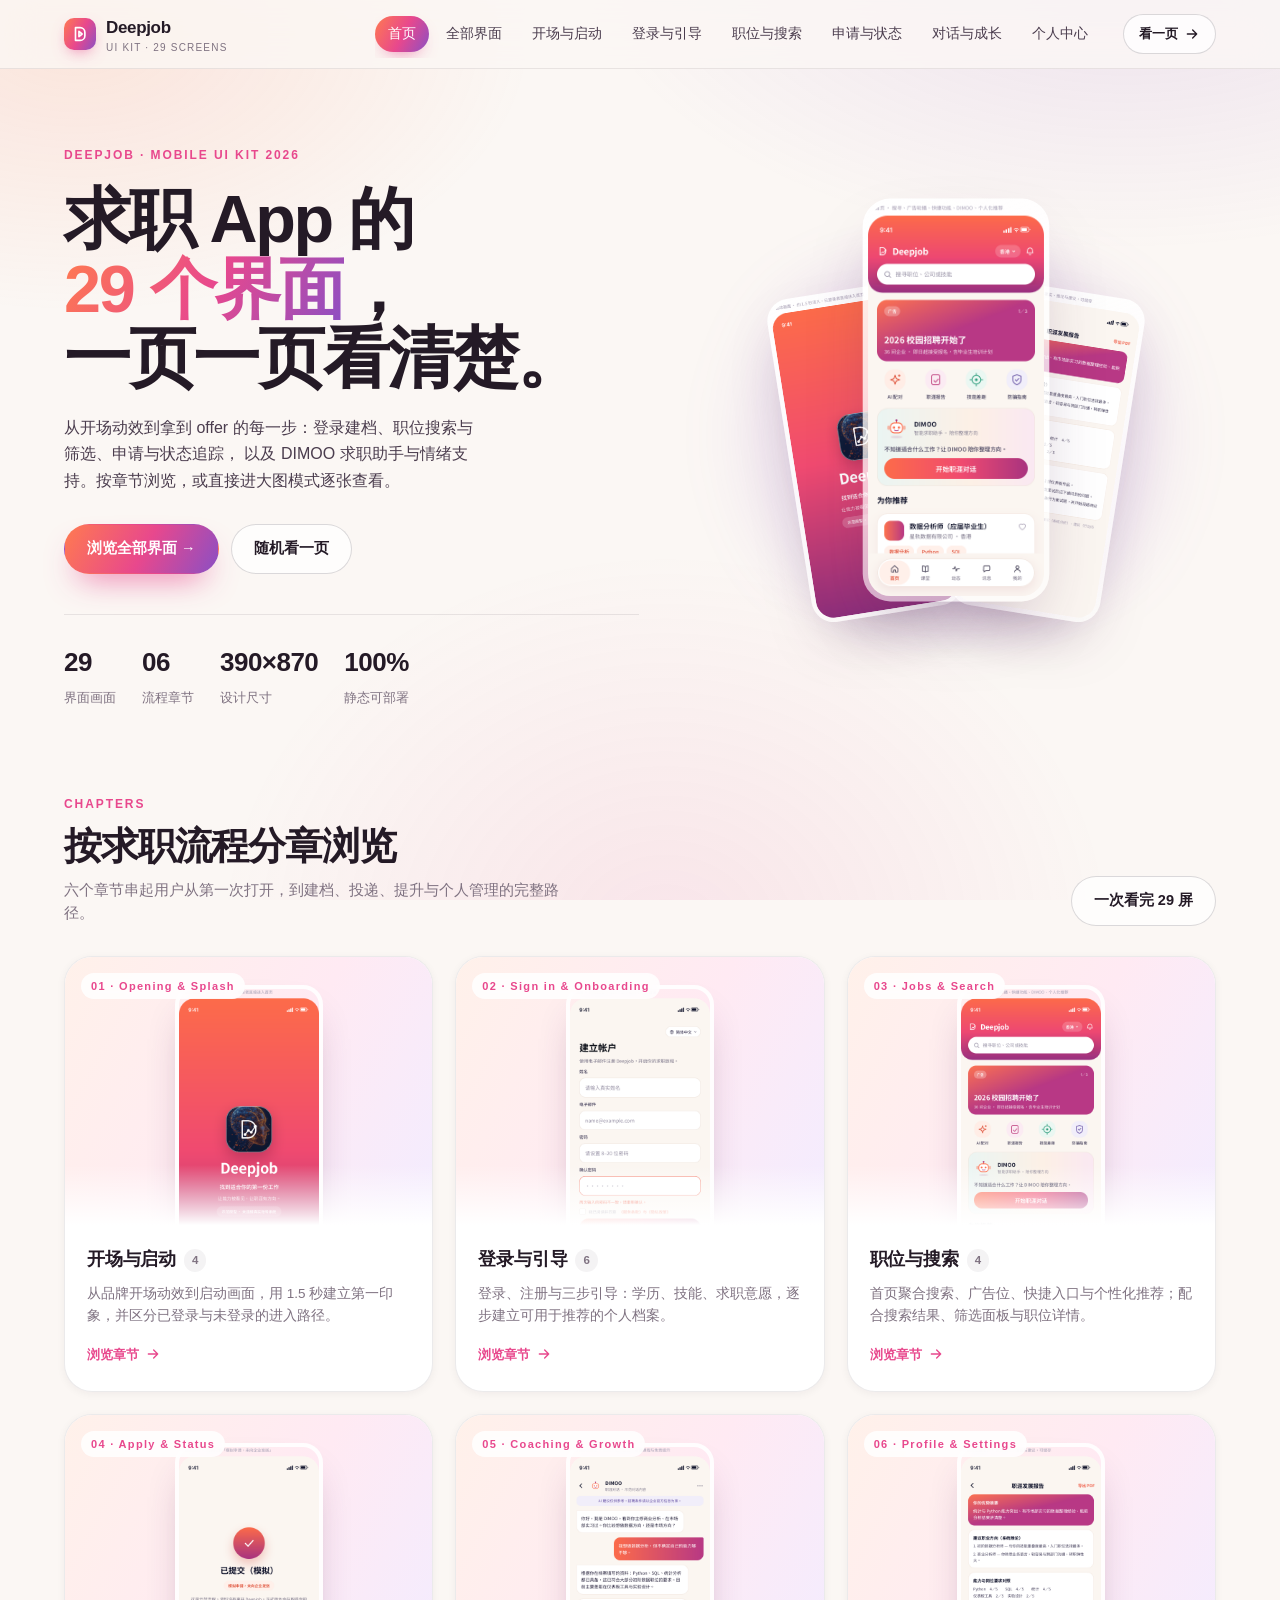
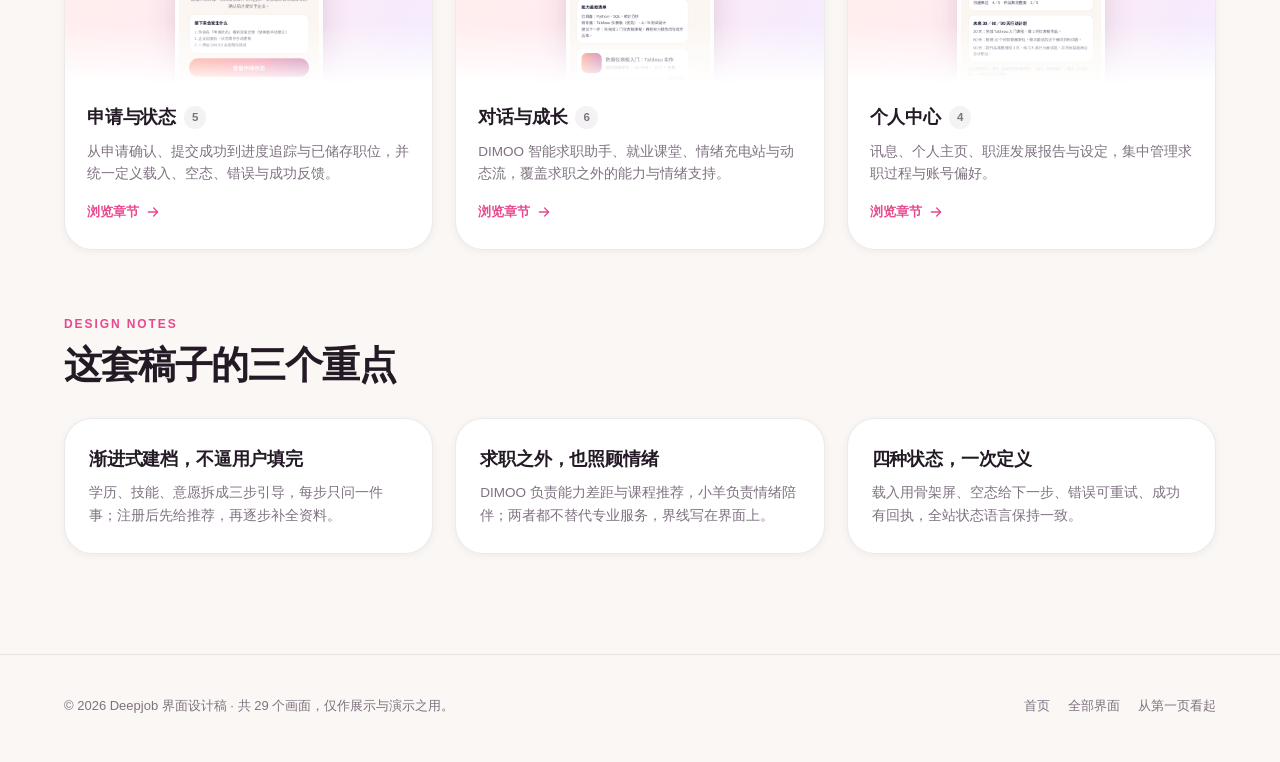
<file: index.html>
<!DOCTYPE html>
<html lang="zh-CN">
<head>
<meta charset="UTF-8">
<meta name="viewport" content="width=device-width, initial-scale=1">
<title>Deepjob · 求职 App 界面集（29 屏）</title>
<meta name="description" content="Deepjob 求职 App 的 29 个界面设计稿：开场启动、登录引导、职位搜索、申请状态、对话与成长、个人中心。">
<link rel="icon" href="data:image/svg+xml,%3Csvg xmlns='http://www.w3.org/2000/svg' viewBox='0 0 32 32'%3E%3Cdefs%3E%3ClinearGradient id='g' x1='0' y1='0' x2='1' y2='1'%3E%3Cstop offset='0' stop-color='%23FF7A50'/%3E%3Cstop offset='.55' stop-color='%23E8488D'/%3E%3Cstop offset='1' stop-color='%238B4FC4'/%3E%3C/linearGradient%3E%3C/defs%3E%3Crect width='32' height='32' rx='9' fill='url(%23g)'/%3E%3Cpath d='M11 8h5.4a4.6 4.6 0 0 1 4.6 4.6v6.8a4.6 4.6 0 0 1-4.6 4.6H11z' fill='none' stroke='%23fff' stroke-width='2.2'/%3E%3C/svg%3E">
<link rel="stylesheet" href="assets/css/style.css">
</head>
<body data-root="./" data-page="home">

<header class="site-header" data-header></header>

<main>
  <section class="hero">
    <div class="wrap hero-inner">
      <div>
        <span class="eyebrow">Deepjob · Mobile UI Kit 2026</span>
        <h1>求职 App 的<br><span class="grad-text">29 个界面</span>，<br>一页一页看清楚。</h1>
        <p class="lead">
          从开场动效到拿到 offer 的每一步：登录建档、职位搜索与筛选、申请与状态追踪，
          以及 DIMOO 求职助手与情绪支持。按章节浏览，或直接进大图模式逐张查看。
        </p>
        <div class="hero-actions">
          <a class="btn btn-primary" href="pages/all.html">浏览全部界面 →</a>
          <button class="btn btn-ghost" type="button" data-random>随机看一页</button>
        </div>
        <div class="hero-stats">
          <div><strong>29</strong><span>界面画面</span></div>
          <div><strong>06</strong><span>流程章节</span></div>
          <div><strong>390×870</strong><span>设计尺寸</span></div>
          <div><strong>100%</strong><span>静态可部署</span></div>
        </div>
      </div>

      <div class="phone-stack" aria-hidden="true">
        <div class="p p1"><img src="images/s01.png" alt="" loading="eager"></div>
        <div class="p p2"><img src="images/s07.png" alt="" loading="eager"></div>
        <div class="p p3"><img src="images/s22.png" alt="" loading="eager"></div>
      </div>
    </div>
  </section>

  <section class="home-sections">
    <div class="wrap">
      <div class="section-head">
        <div>
          <span class="eyebrow">Chapters</span>
          <h2>按求职流程分章浏览</h2>
          <p>六个章节串起用户从第一次打开，到建档、投递、提升与个人管理的完整路径。</p>
        </div>
        <a class="btn btn-ghost" href="pages/all.html">一次看完 29 屏</a>
      </div>
      <div class="section-grid" data-sections></div>
    </div>
  </section>

  <section class="home-sections">
    <div class="wrap">
      <div class="section-head">
        <div>
          <span class="eyebrow">Design notes</span>
          <h2>这套稿子的三个重点</h2>
        </div>
      </div>
      <div class="section-grid">
        <div class="section-card reveal" style="cursor:default">
          <div class="body" style="padding:26px 24px">
            <h3>渐进式建档，不逼用户填完</h3>
            <p style="-webkit-line-clamp:5">学历、技能、意愿拆成三步引导，每步只问一件事；注册后先给推荐，再逐步补全资料。</p>
          </div>
        </div>
        <div class="section-card reveal" style="cursor:default">
          <div class="body" style="padding:26px 24px">
            <h3>求职之外，也照顾情绪</h3>
            <p style="-webkit-line-clamp:5">DIMOO 负责能力差距与课程推荐，小羊负责情绪陪伴；两者都不替代专业服务，界线写在界面上。</p>
          </div>
        </div>
        <div class="section-card reveal" style="cursor:default">
          <div class="body" style="padding:26px 24px">
            <h3>四种状态，一次定义</h3>
            <p style="-webkit-line-clamp:5">载入用骨架屏、空态给下一步、错误可重试、成功有回执，全站状态语言保持一致。</p>
          </div>
        </div>
      </div>
    </div>
  </section>
</main>

<footer class="site-footer" data-footer></footer>

<script src="assets/js/data.js"></script>
<script src="assets/js/main.js" defer></script>
</body>
</html>
</file>
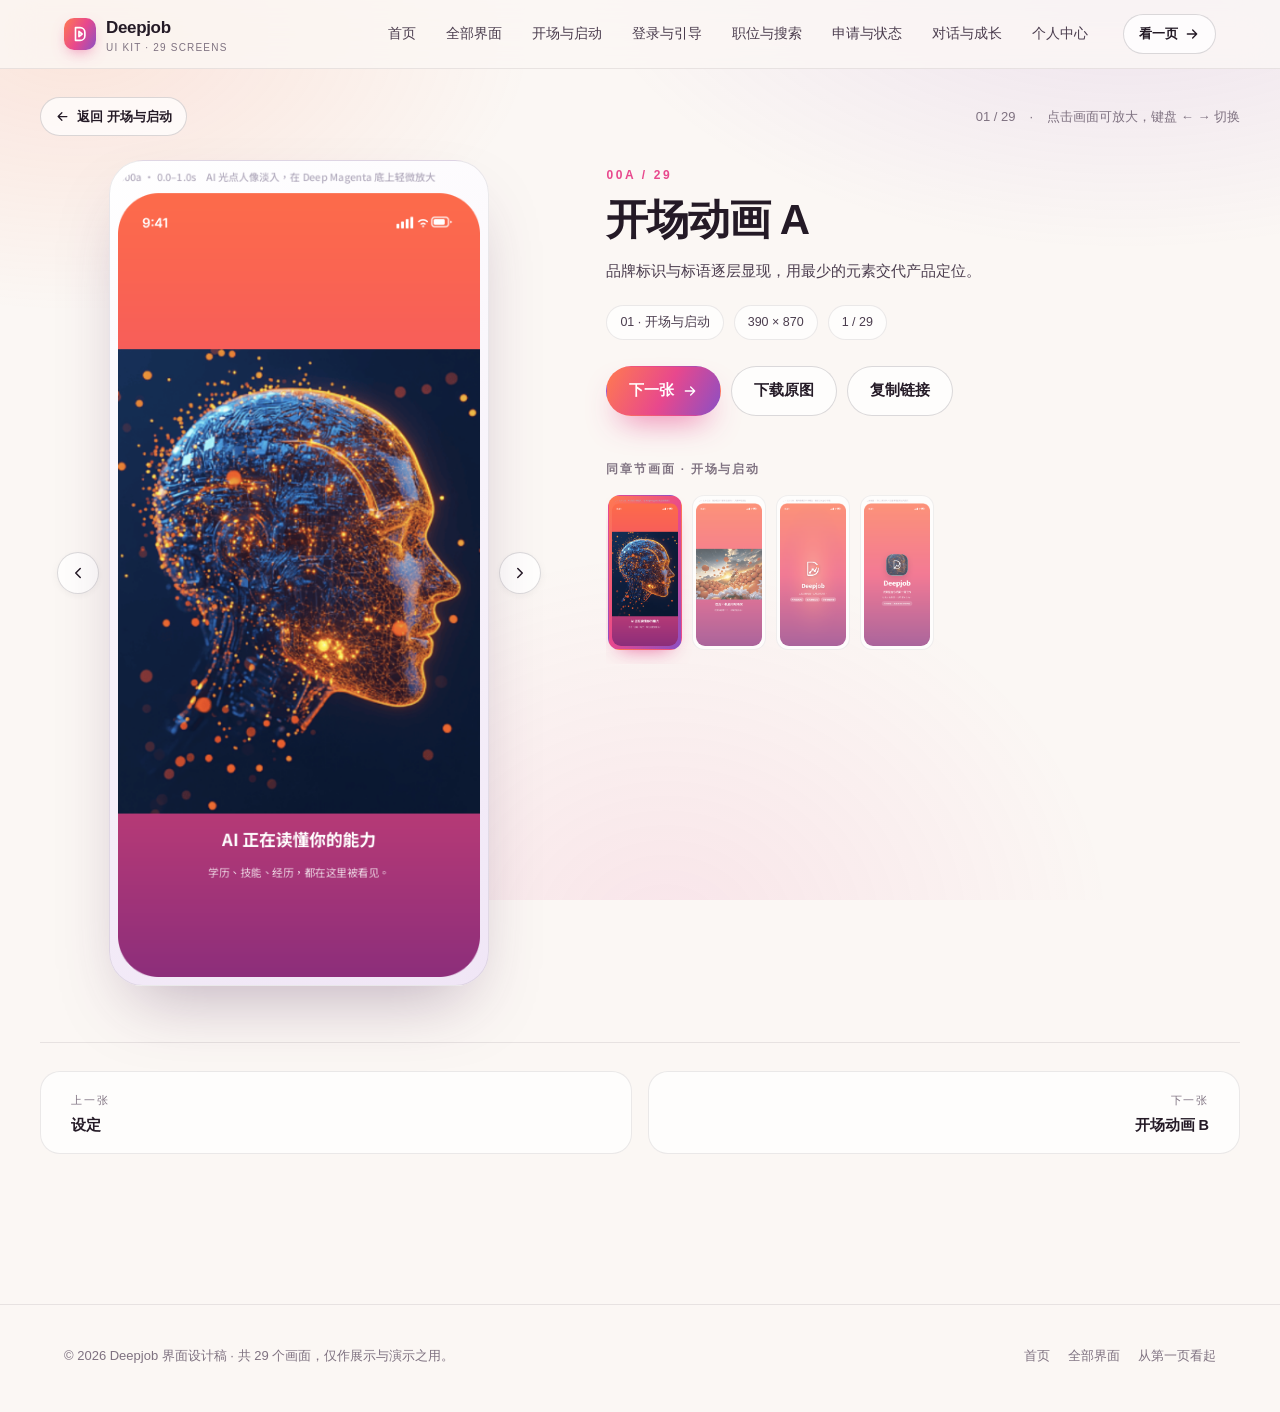
<file: screen.html>
<!DOCTYPE html>
<html lang="zh-CN">
<head>
<meta charset="UTF-8">
<meta name="viewport" content="width=device-width, initial-scale=1">
<title>查看界面 · Deepjob 界面集</title>
<meta name="description" content="Deepjob 单个界面大图查看，支持键盘与滑动切换。">
<link rel="icon" href="assets/favicon.svg" type="image/svg+xml">
<link rel="stylesheet" href="assets/css/style.css">
</head>
<body data-root="./" data-page="screen">

<header class="site-header" data-header></header>

<main class="wrap viewer">
  <div class="viewer-top">
    <a class="back-link" href="index.html" data-back>← 返回首页</a>
    <div class="left">
      <span data-position>01 / 29</span>
      <span>·</span>
      <span>点击画面可放大，键盘 ← → 切换</span>
    </div>
  </div>

  <div data-viewer></div>
</main>

<footer class="site-footer" data-footer></footer>

<div class="lightbox" data-lightbox aria-hidden="true">
  <button class="close" type="button" aria-label="关闭">×</button>
  <img alt="">
</div>

<script src="assets/js/data.js"></script>
<script src="assets/js/main.js" defer></script>
</body>
</html>
</file>
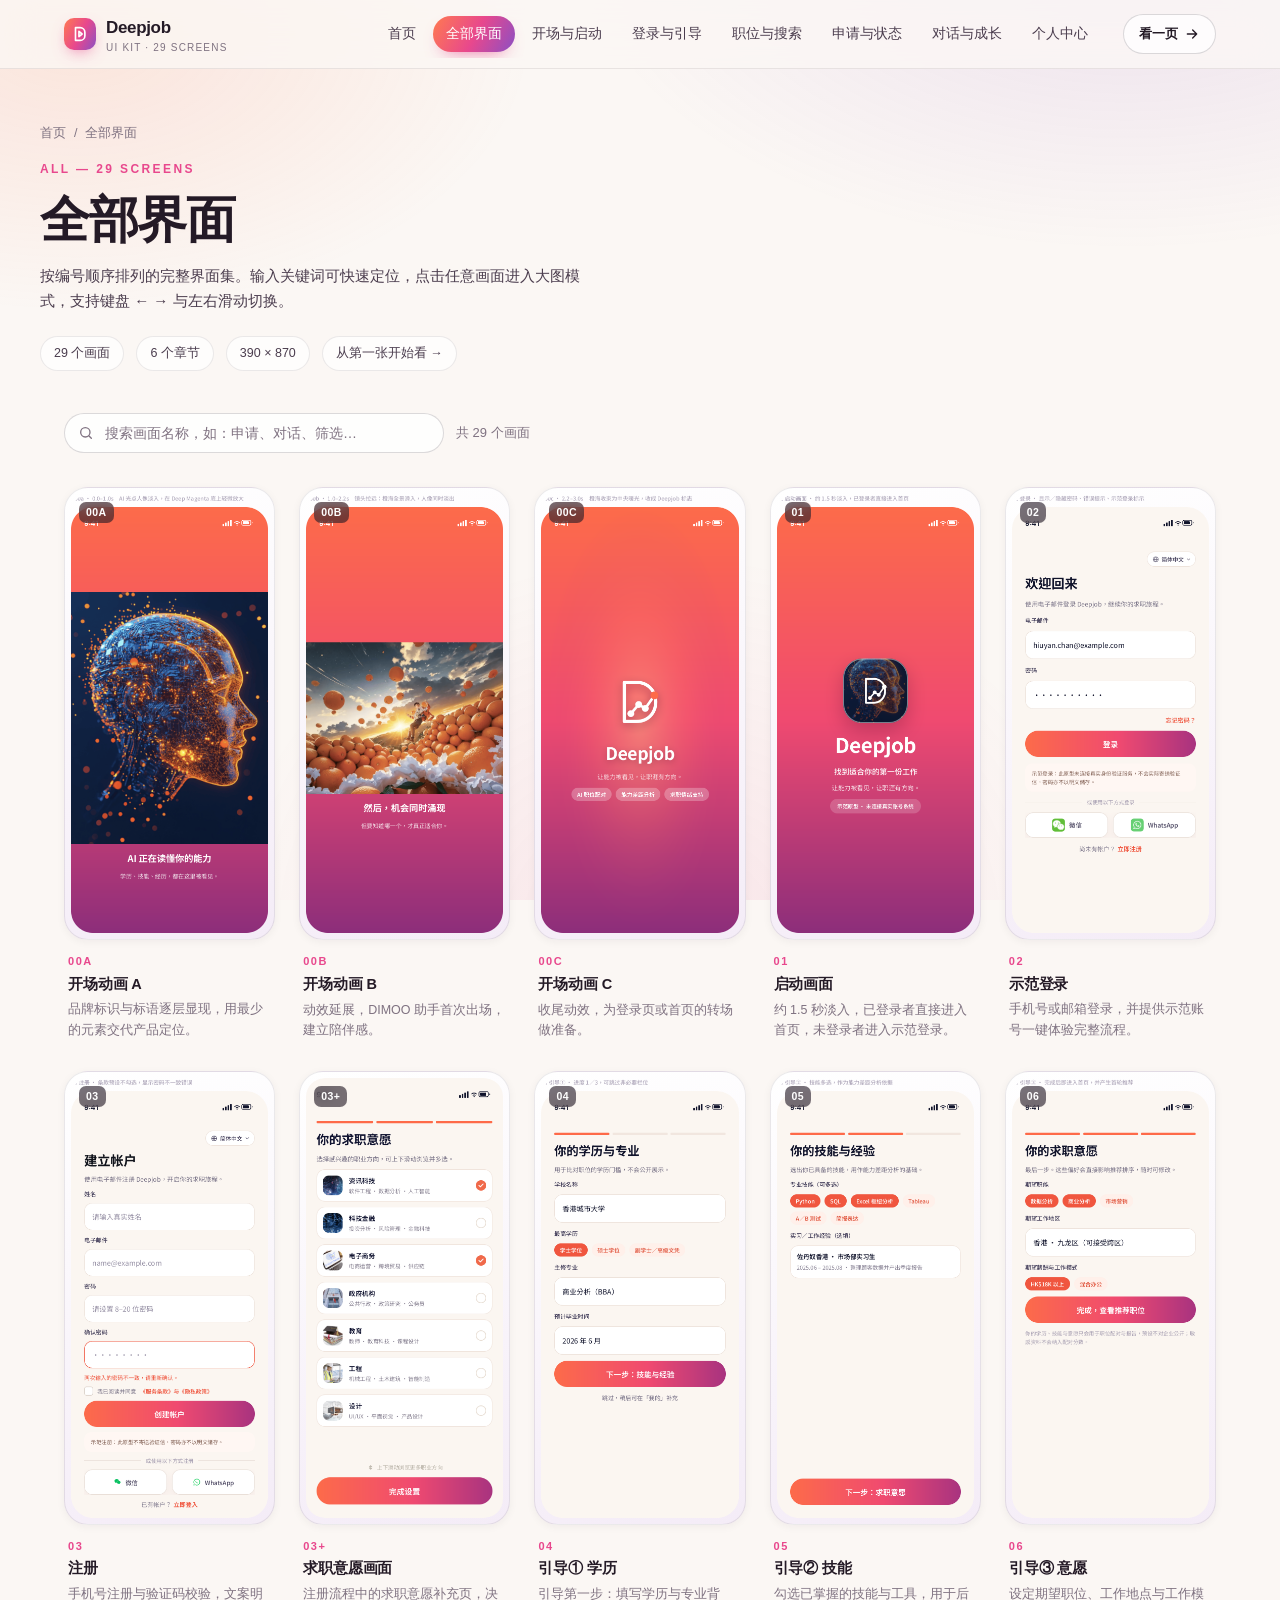
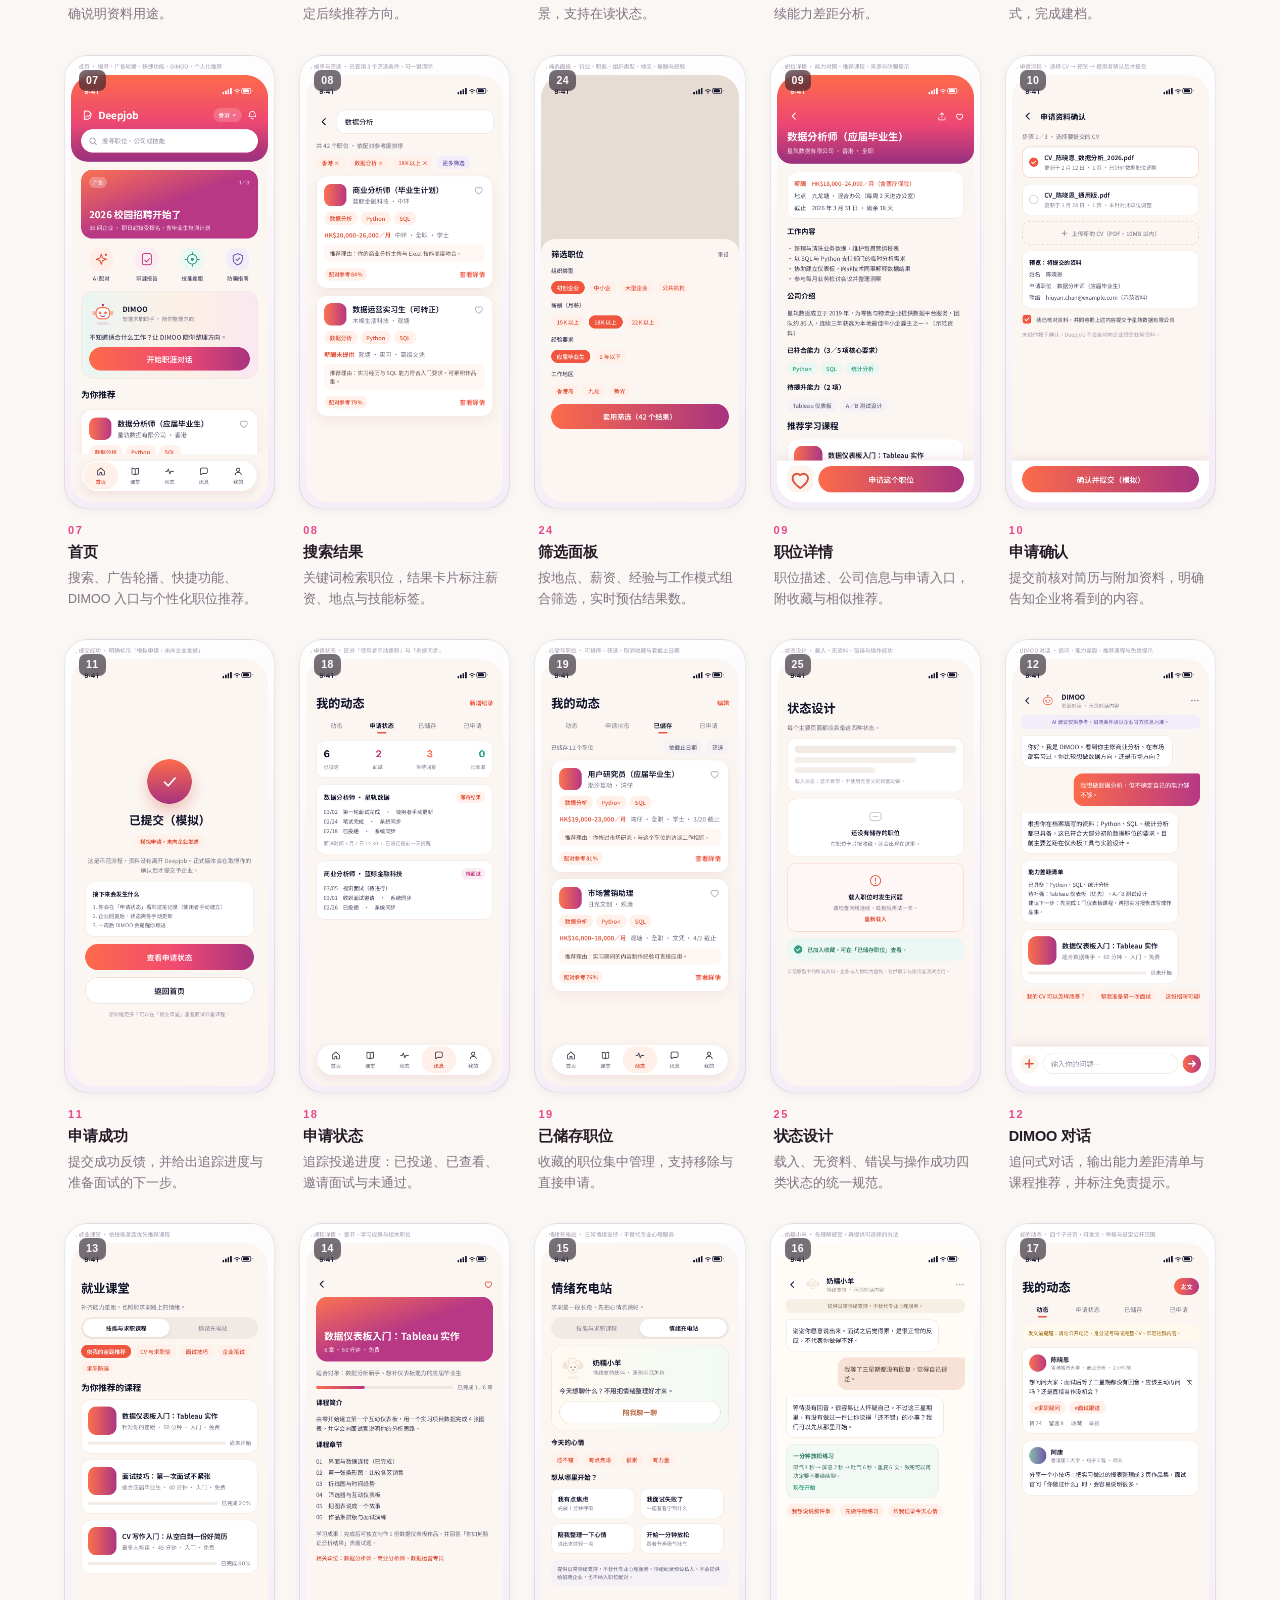
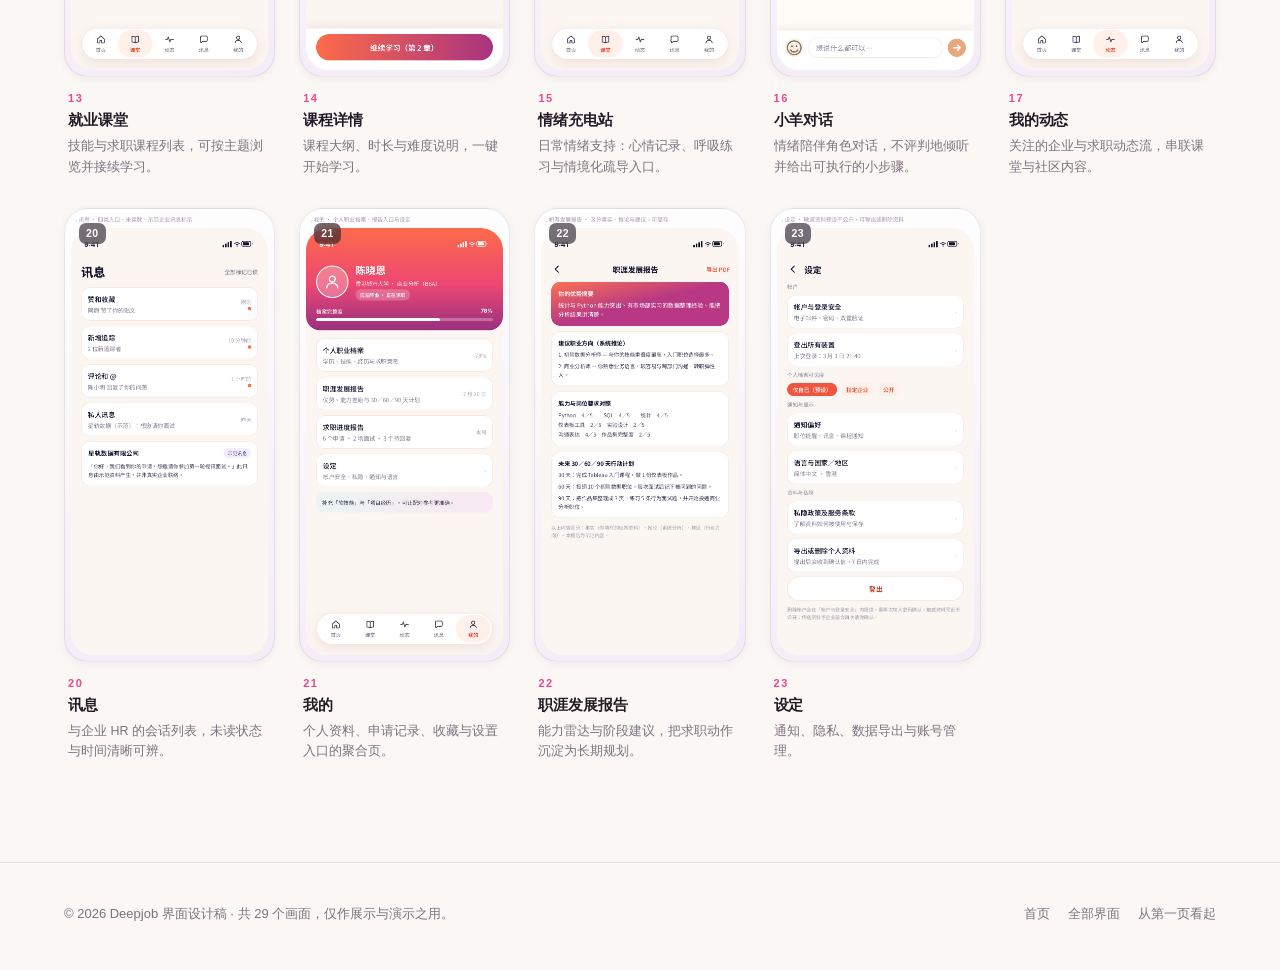
<file: pages/all.html>
<!DOCTYPE html>
<html lang="zh-CN">
<head>
<meta charset="UTF-8">
<meta name="viewport" content="width=device-width, initial-scale=1">
<title>全部界面 · Deepjob 界面集</title>
<meta name="description" content="Deepjob 求职 App 全部 29 个界面，支持关键词搜索与大图查看。">
<link rel="icon" href="../assets/favicon.svg" type="image/svg+xml">
<link rel="stylesheet" href="../assets/css/style.css">
</head>
<body data-root="../" data-page="all">

<header class="site-header" data-header></header>

<main>
  <div class="wrap page-head">
    <div class="crumb"><a href="../index.html">首页</a> <span>/</span> <span>全部界面</span></div>
    <div class="num" style="margin-top:16px">ALL — 29 SCREENS</div>
    <h1>全部界面</h1>
    <p class="desc">按编号顺序排列的完整界面集。输入关键词可快速定位，点击任意画面进入大图模式，支持键盘 ← → 与左右滑动切换。</p>
    <div class="page-meta">
      <span class="chip">29 个画面</span>
      <span class="chip">6 个章节</span>
      <span class="chip">390 × 870</span>
      <a class="chip" href="../screen.html?id=s00a">从第一张开始看 →</a>
    </div>
  </div>

  <div class="wrap">
    <div class="filter-bar">
      <label class="search-box">
        <svg viewBox="0 0 24 24" fill="none" stroke="currentColor" stroke-width="2" stroke-linecap="round"><circle cx="11" cy="11" r="7"/><path d="m20 20-3.5-3.5"/></svg>
        <input type="search" data-filter placeholder="搜索画面名称，如：申请、对话、筛选…" aria-label="搜索画面">
      </label>
      <span class="filter-count" data-count></span>
    </div>

    <div class="gallery" data-gallery></div>
  </div>
</main>

<footer class="site-footer" data-footer></footer>

<script src="../assets/js/data.js"></script>
<script src="../assets/js/main.js" defer></script>
</body>
</html>
</file>
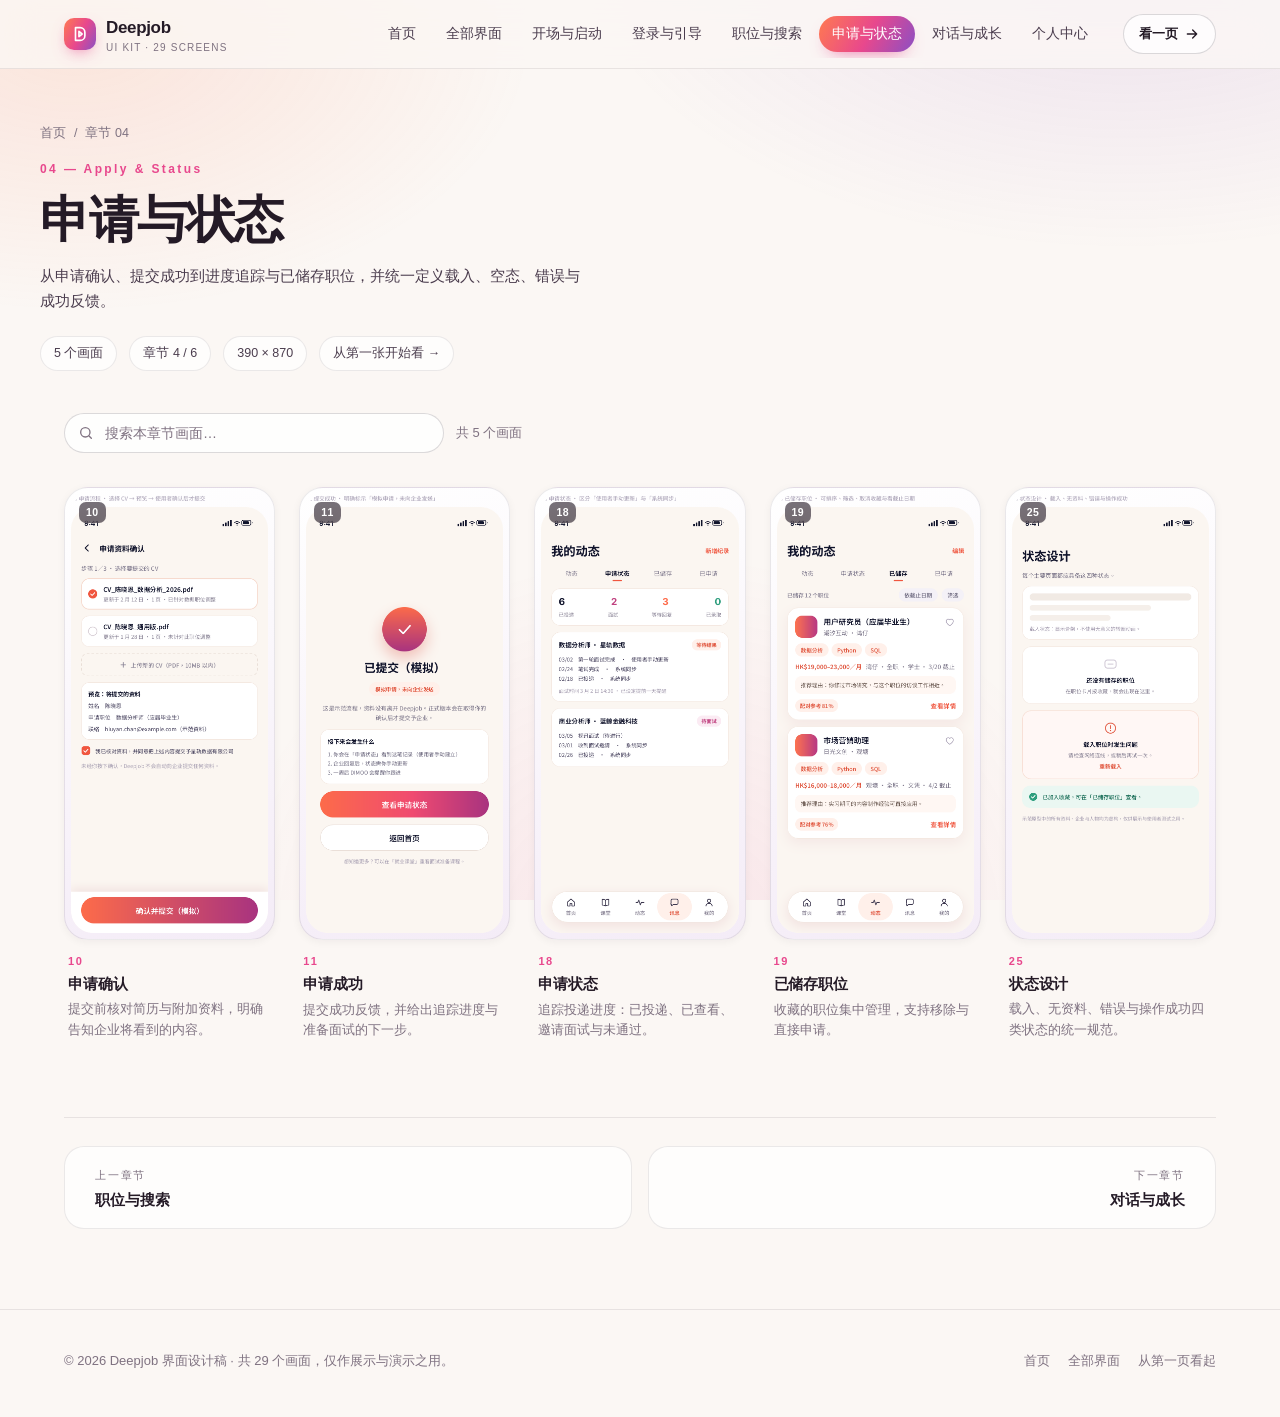
<file: pages/apply.html>
<!DOCTYPE html>
<html lang="zh-CN">
<head>
<meta charset="UTF-8">
<meta name="viewport" content="width=device-width, initial-scale=1">
<title>申请与状态 · Deepjob 界面集</title>
<meta name="description" content="Deepjob 申请确认、申请成功、进度追踪、已储存职位与四类状态设计。">
<link rel="icon" href="../assets/favicon.svg" type="image/svg+xml">
<link rel="stylesheet" href="../assets/css/style.css">
</head>
<body data-root="../" data-page="apply" data-section="apply">

<header class="site-header" data-header></header>

<main>
  <div data-page-head></div>

  <div class="wrap">
    <div class="filter-bar">
      <label class="search-box">
        <svg viewBox="0 0 24 24" fill="none" stroke="currentColor" stroke-width="2" stroke-linecap="round"><circle cx="11" cy="11" r="7"/><path d="m20 20-3.5-3.5"/></svg>
        <input type="search" data-filter placeholder="搜索本章节画面…" aria-label="搜索画面">
      </label>
      <span class="filter-count" data-count></span>
    </div>

    <div class="gallery" data-gallery></div>
    <div class="pager" data-section-pager></div>
  </div>
</main>

<footer class="site-footer" data-footer></footer>

<script src="../assets/js/data.js"></script>
<script src="../assets/js/main.js" defer></script>
</body>
</html>
</file>
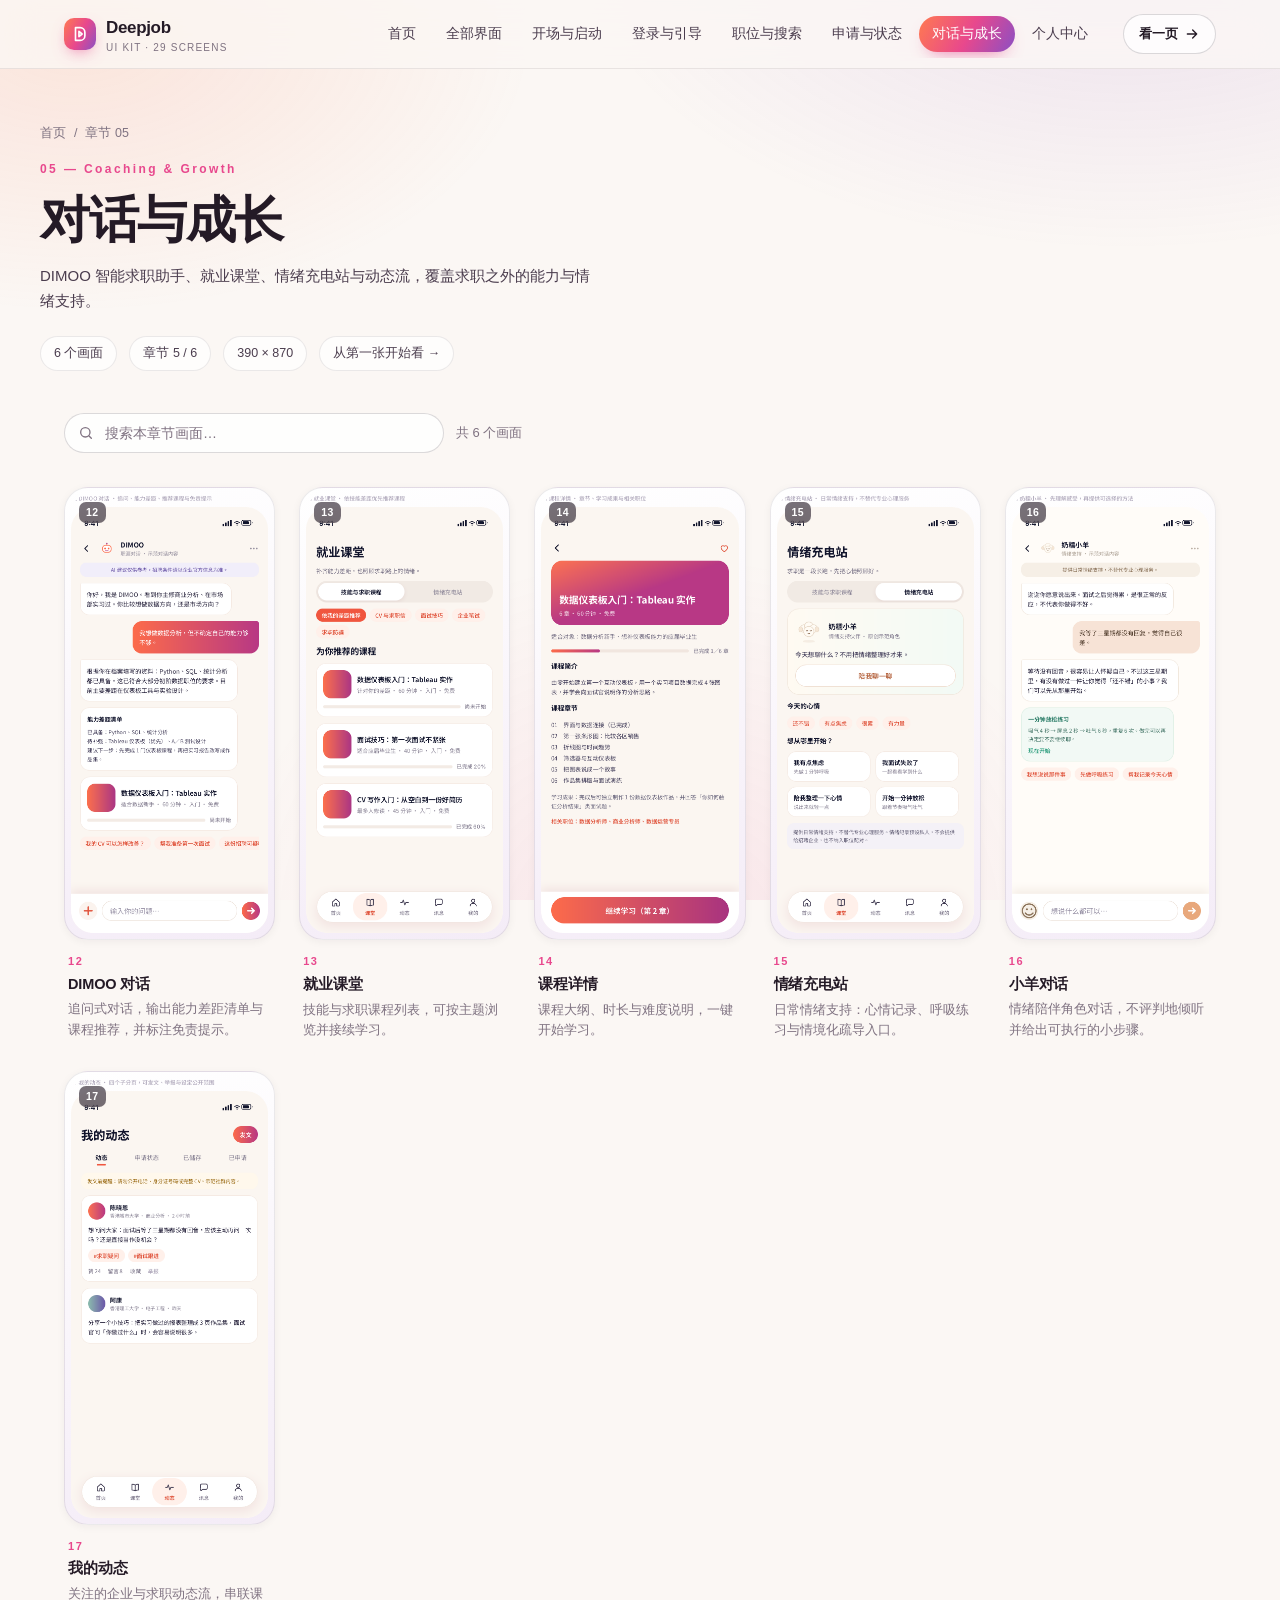
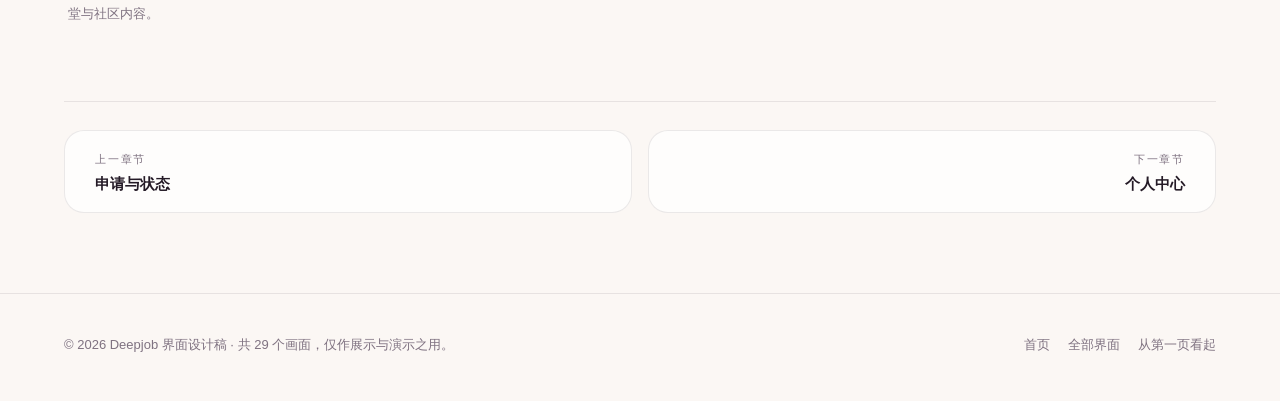
<file: pages/growth.html>
<!DOCTYPE html>
<html lang="zh-CN">
<head>
<meta charset="UTF-8">
<meta name="viewport" content="width=device-width, initial-scale=1">
<title>对话与成长 · Deepjob 界面集</title>
<meta name="description" content="Deepjob DIMOO 求职对话、就业课堂、情绪充电站、小羊对话与动态流。">
<link rel="icon" href="../assets/favicon.svg" type="image/svg+xml">
<link rel="stylesheet" href="../assets/css/style.css">
</head>
<body data-root="../" data-page="growth" data-section="growth">

<header class="site-header" data-header></header>

<main>
  <div data-page-head></div>

  <div class="wrap">
    <div class="filter-bar">
      <label class="search-box">
        <svg viewBox="0 0 24 24" fill="none" stroke="currentColor" stroke-width="2" stroke-linecap="round"><circle cx="11" cy="11" r="7"/><path d="m20 20-3.5-3.5"/></svg>
        <input type="search" data-filter placeholder="搜索本章节画面…" aria-label="搜索画面">
      </label>
      <span class="filter-count" data-count></span>
    </div>

    <div class="gallery" data-gallery></div>
    <div class="pager" data-section-pager></div>
  </div>
</main>

<footer class="site-footer" data-footer></footer>

<script src="../assets/js/data.js"></script>
<script src="../assets/js/main.js" defer></script>
</body>
</html>
</file>
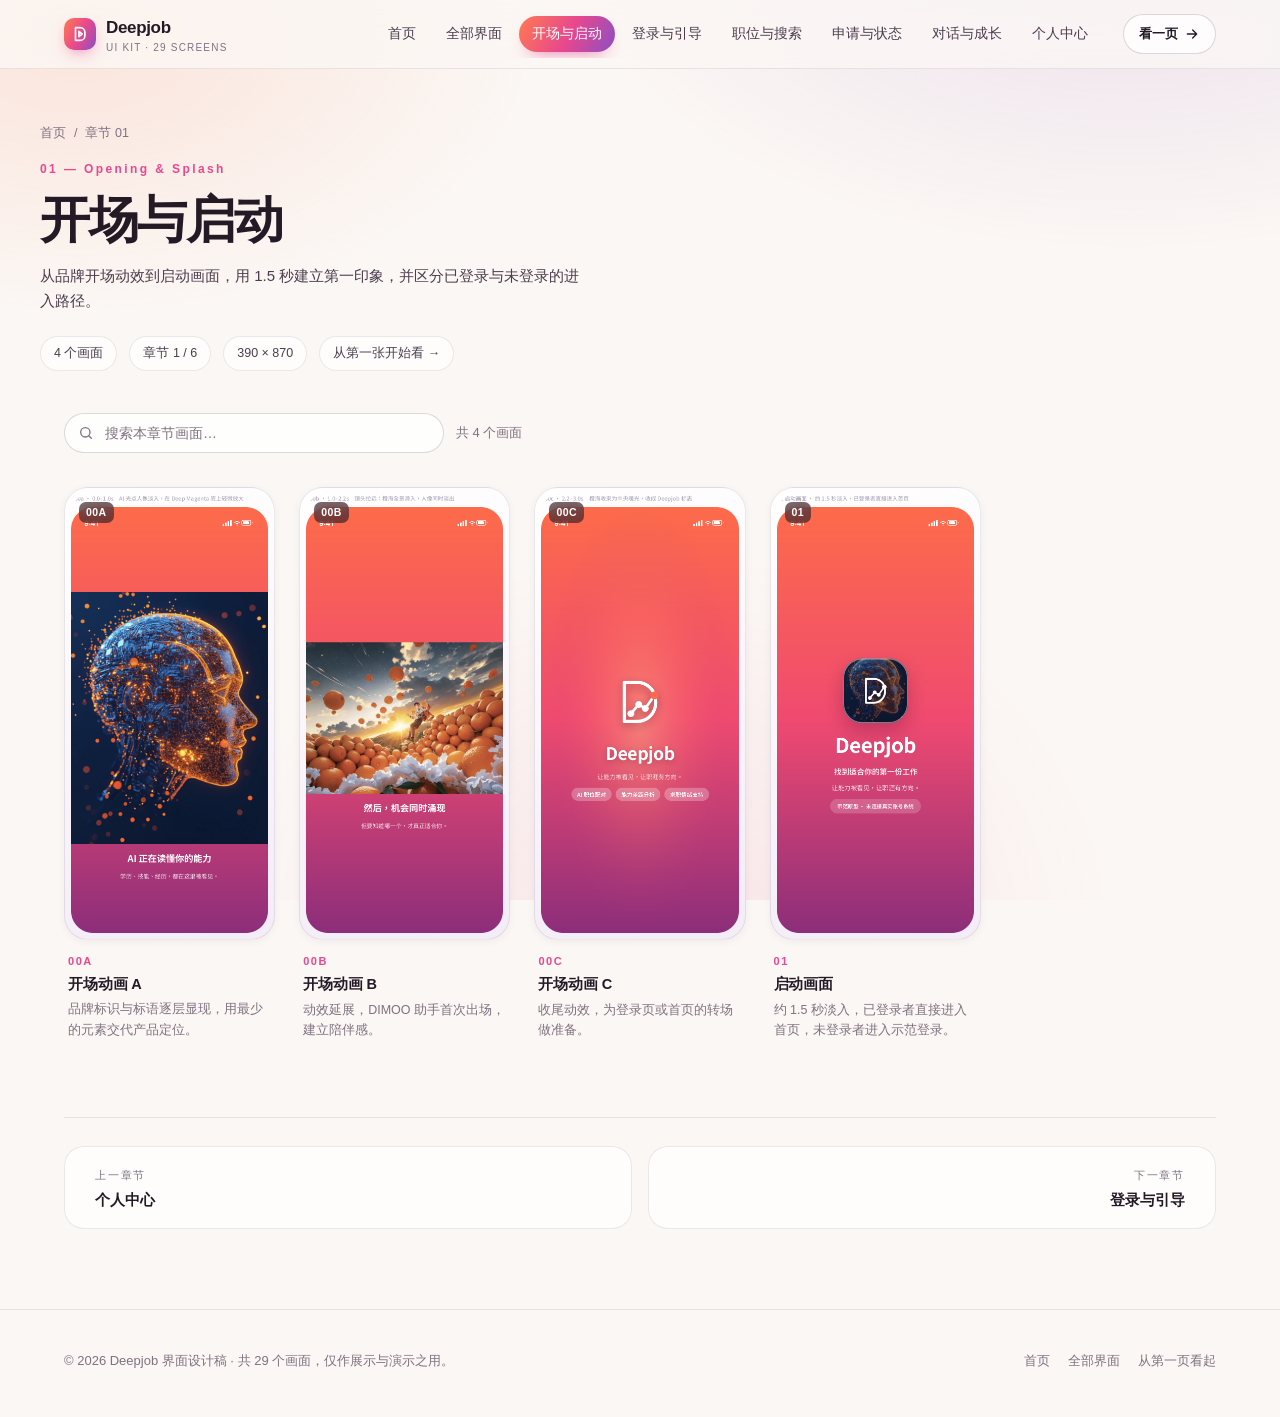
<file: pages/intro.html>
<!DOCTYPE html>
<html lang="zh-CN">
<head>
<meta charset="UTF-8">
<meta name="viewport" content="width=device-width, initial-scale=1">
<title>开场与启动 · Deepjob 界面集</title>
<meta name="description" content="Deepjob 开场动画与启动画面：品牌动效、1.5 秒淡入与登录分支。">
<link rel="icon" href="../assets/favicon.svg" type="image/svg+xml">
<link rel="stylesheet" href="../assets/css/style.css">
</head>
<body data-root="../" data-page="intro" data-section="intro">

<header class="site-header" data-header></header>

<main>
  <div data-page-head></div>

  <div class="wrap">
    <div class="filter-bar">
      <label class="search-box">
        <svg viewBox="0 0 24 24" fill="none" stroke="currentColor" stroke-width="2" stroke-linecap="round"><circle cx="11" cy="11" r="7"/><path d="m20 20-3.5-3.5"/></svg>
        <input type="search" data-filter placeholder="搜索本章节画面…" aria-label="搜索画面">
      </label>
      <span class="filter-count" data-count></span>
    </div>

    <div class="gallery" data-gallery></div>
    <div class="pager" data-section-pager></div>
  </div>
</main>

<footer class="site-footer" data-footer></footer>

<script src="../assets/js/data.js"></script>
<script src="../assets/js/main.js" defer></script>
</body>
</html>
</file>
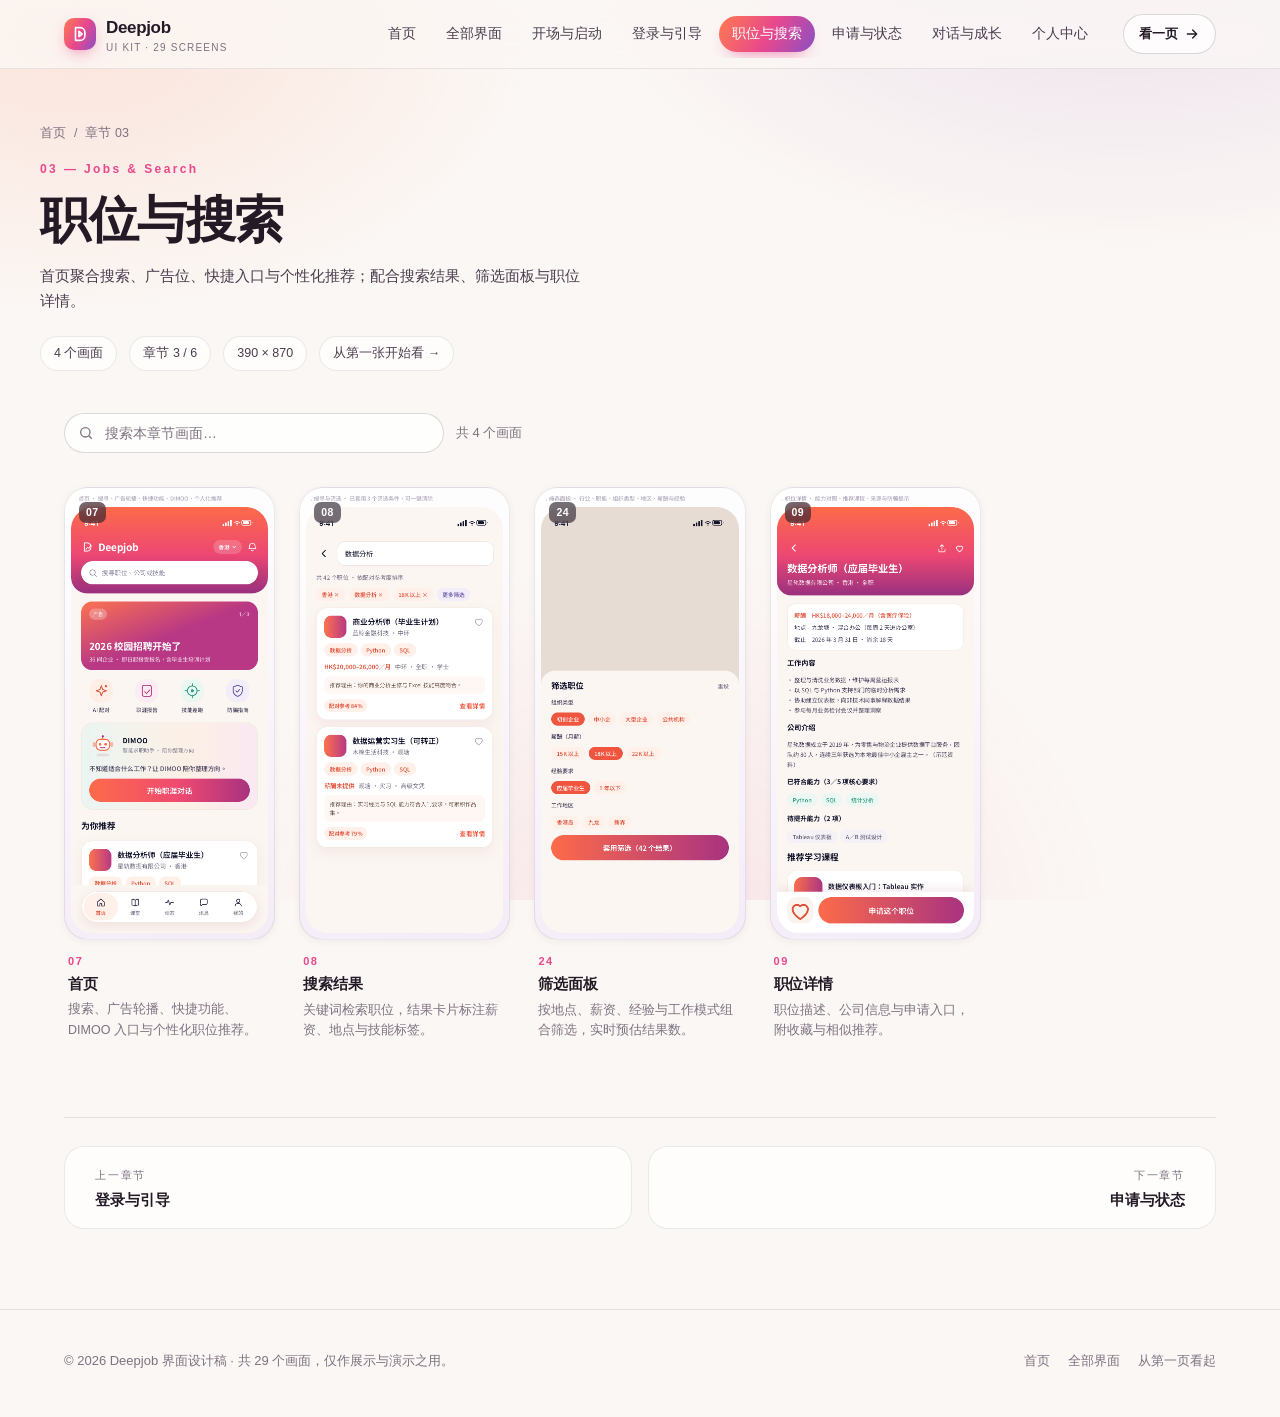
<file: pages/jobs.html>
<!DOCTYPE html>
<html lang="zh-CN">
<head>
<meta charset="UTF-8">
<meta name="viewport" content="width=device-width, initial-scale=1">
<title>职位与搜索 · Deepjob 界面集</title>
<meta name="description" content="Deepjob 首页、搜索结果、筛选面板与职位详情界面。">
<link rel="icon" href="../assets/favicon.svg" type="image/svg+xml">
<link rel="stylesheet" href="../assets/css/style.css">
</head>
<body data-root="../" data-page="jobs" data-section="jobs">

<header class="site-header" data-header></header>

<main>
  <div data-page-head></div>

  <div class="wrap">
    <div class="filter-bar">
      <label class="search-box">
        <svg viewBox="0 0 24 24" fill="none" stroke="currentColor" stroke-width="2" stroke-linecap="round"><circle cx="11" cy="11" r="7"/><path d="m20 20-3.5-3.5"/></svg>
        <input type="search" data-filter placeholder="搜索本章节画面…" aria-label="搜索画面">
      </label>
      <span class="filter-count" data-count></span>
    </div>

    <div class="gallery" data-gallery></div>
    <div class="pager" data-section-pager></div>
  </div>
</main>

<footer class="site-footer" data-footer></footer>

<script src="../assets/js/data.js"></script>
<script src="../assets/js/main.js" defer></script>
</body>
</html>
</file>
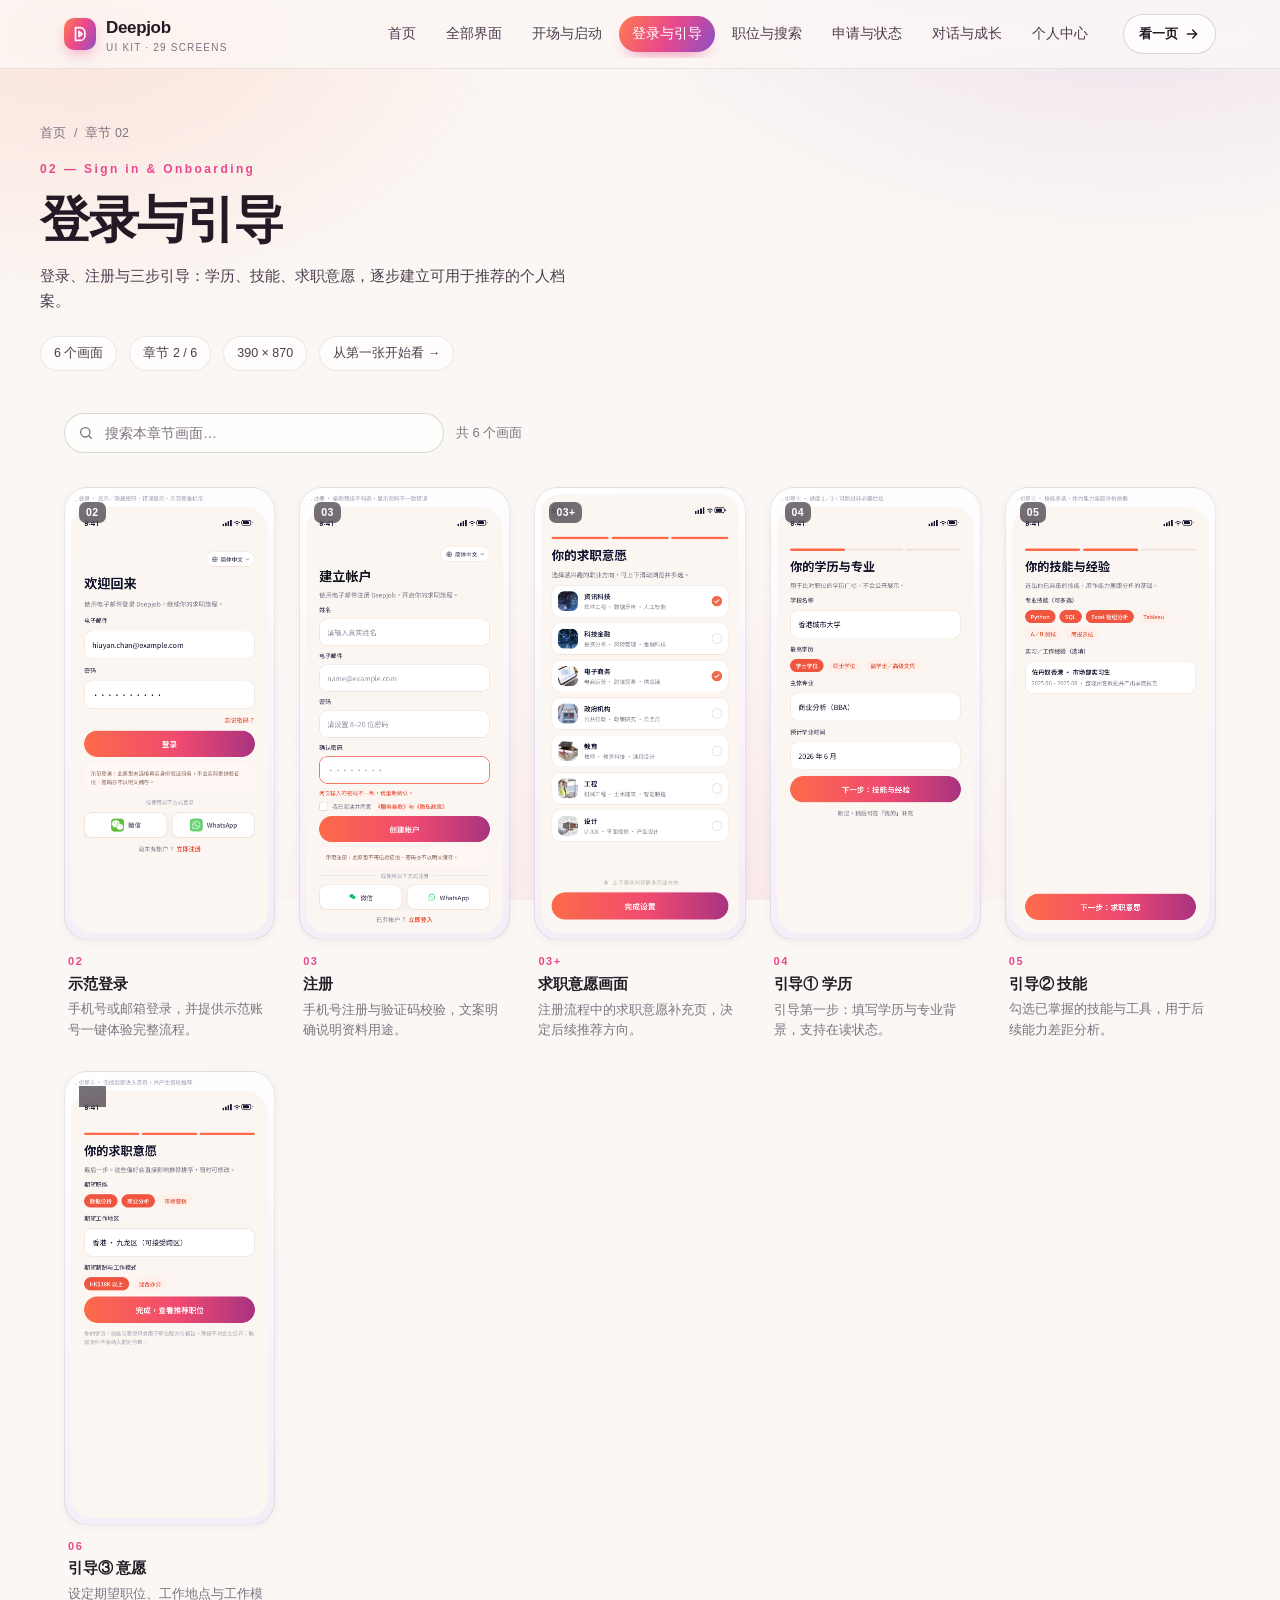
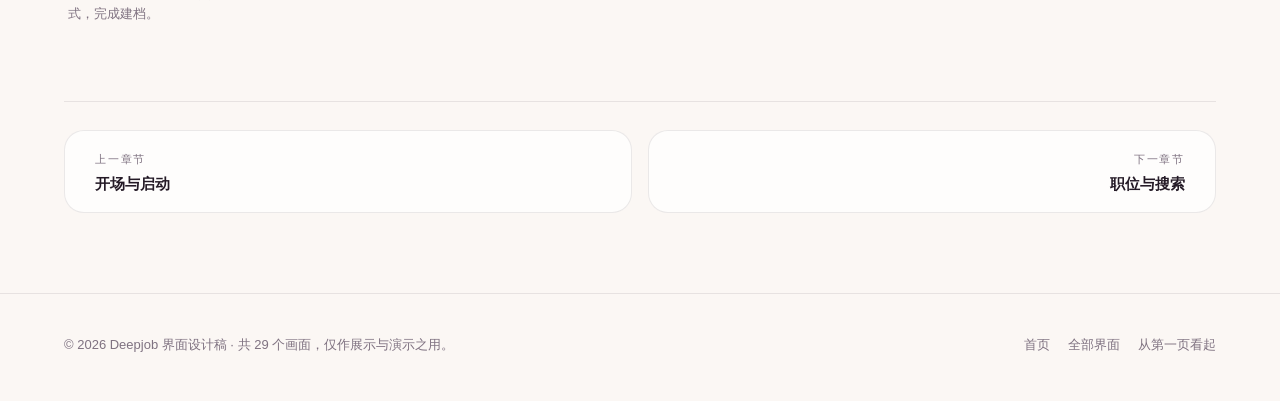
<file: pages/onboarding.html>
<!DOCTYPE html>
<html lang="zh-CN">
<head>
<meta charset="UTF-8">
<meta name="viewport" content="width=device-width, initial-scale=1">
<title>登录与引导 · Deepjob 界面集</title>
<meta name="description" content="Deepjob 登录、注册与三步引导：学历、技能与求职意愿。">
<link rel="icon" href="../assets/favicon.svg" type="image/svg+xml">
<link rel="stylesheet" href="../assets/css/style.css">
</head>
<body data-root="../" data-page="onboarding" data-section="onboarding">

<header class="site-header" data-header></header>

<main>
  <div data-page-head></div>

  <div class="wrap">
    <div class="filter-bar">
      <label class="search-box">
        <svg viewBox="0 0 24 24" fill="none" stroke="currentColor" stroke-width="2" stroke-linecap="round"><circle cx="11" cy="11" r="7"/><path d="m20 20-3.5-3.5"/></svg>
        <input type="search" data-filter placeholder="搜索本章节画面…" aria-label="搜索画面">
      </label>
      <span class="filter-count" data-count></span>
    </div>

    <div class="gallery" data-gallery></div>
    <div class="pager" data-section-pager></div>
  </div>
</main>

<footer class="site-footer" data-footer></footer>

<script src="../assets/js/data.js"></script>
<script src="../assets/js/main.js" defer></script>
</body>
</html>
</file>
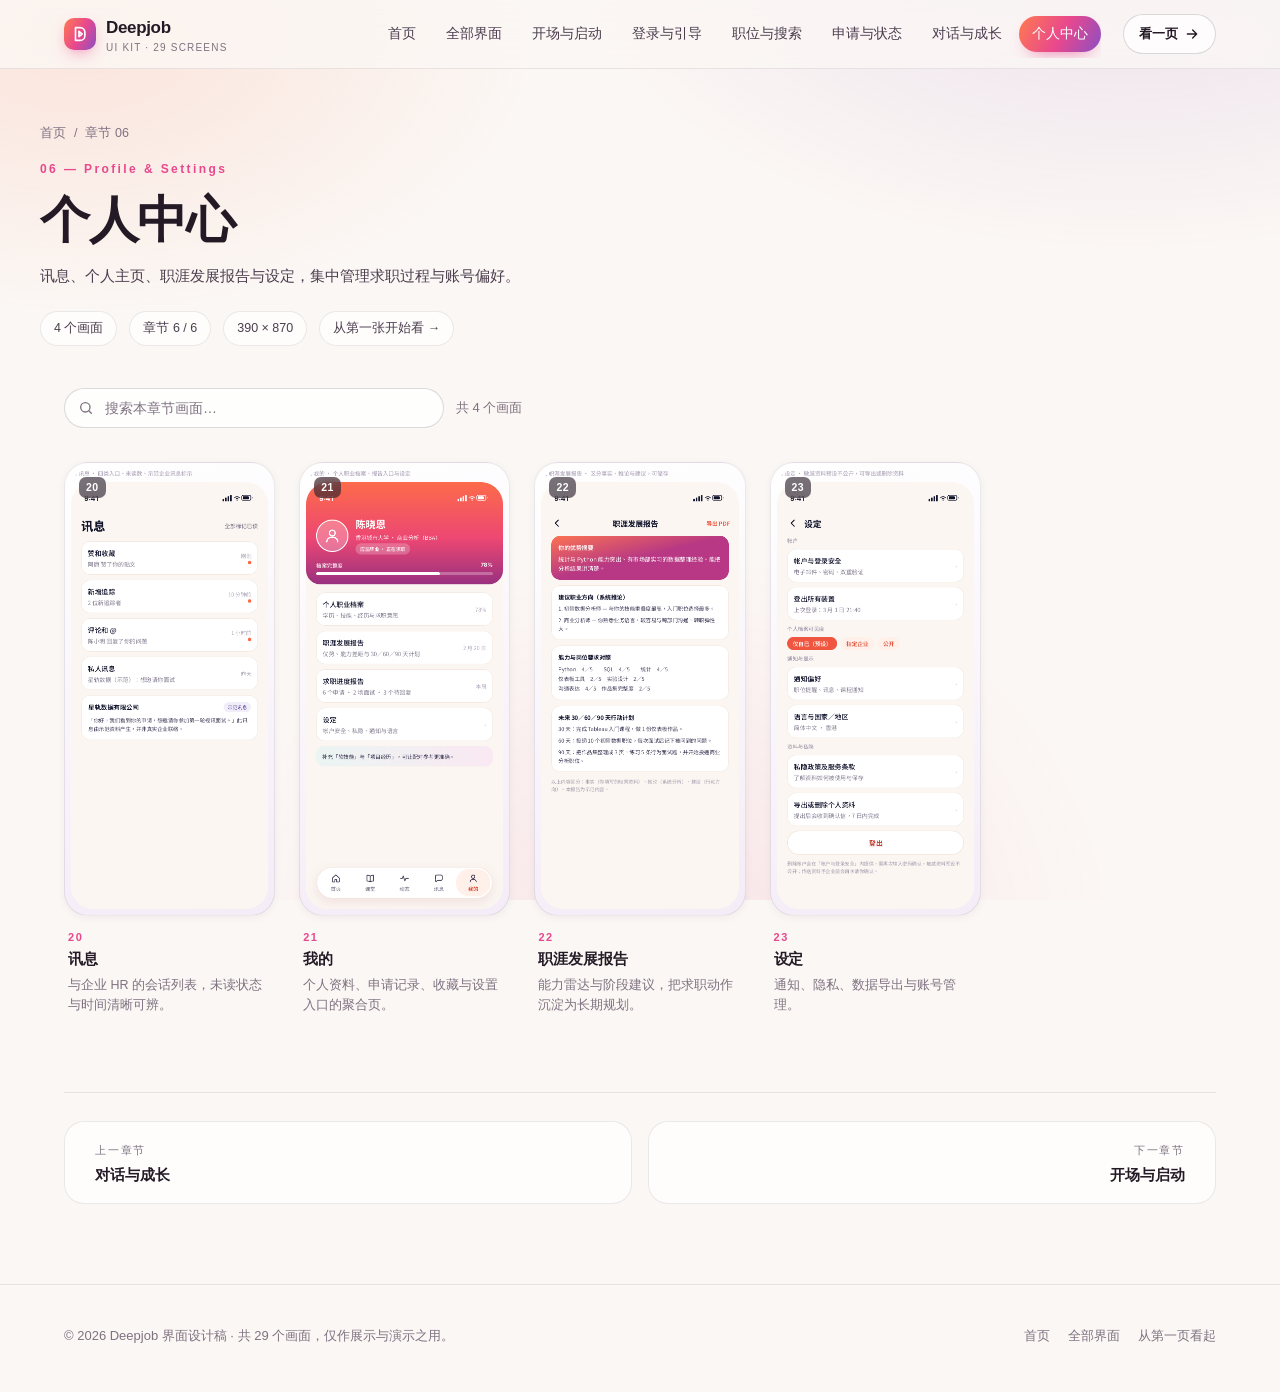
<file: pages/profile.html>
<!DOCTYPE html>
<html lang="zh-CN">
<head>
<meta charset="UTF-8">
<meta name="viewport" content="width=device-width, initial-scale=1">
<title>个人中心 · Deepjob 界面集</title>
<meta name="description" content="Deepjob 讯息、我的、职涯发展报告与设定界面。">
<link rel="icon" href="../assets/favicon.svg" type="image/svg+xml">
<link rel="stylesheet" href="../assets/css/style.css">
</head>
<body data-root="../" data-page="profile" data-section="profile">

<header class="site-header" data-header></header>

<main>
  <div data-page-head></div>

  <div class="wrap">
    <div class="filter-bar">
      <label class="search-box">
        <svg viewBox="0 0 24 24" fill="none" stroke="currentColor" stroke-width="2" stroke-linecap="round"><circle cx="11" cy="11" r="7"/><path d="m20 20-3.5-3.5"/></svg>
        <input type="search" data-filter placeholder="搜索本章节画面…" aria-label="搜索画面">
      </label>
      <span class="filter-count" data-count></span>
    </div>

    <div class="gallery" data-gallery></div>
    <div class="pager" data-section-pager></div>
  </div>
</main>

<footer class="site-footer" data-footer></footer>

<script src="../assets/js/data.js"></script>
<script src="../assets/js/main.js" defer></script>
</body>
</html>
</file>
<file: assets/css/style.css>
/* ============================================================
   Deepjob UI Kit — 展示站点样式
   ============================================================ */

:root {
  --brand-1: #ff7a50;
  --brand-2: #e8488d;
  --brand-3: #8b4fc4;
  --brand-grad: linear-gradient(118deg, #ff7a50 0%, #e8488d 52%, #8b4fc4 100%);
  --brand-soft: linear-gradient(118deg, #fff1ea 0%, #ffeaf3 55%, #f3ecff 100%);

  --paper: #fbf7f4;
  --surface: #ffffff;
  --ink: #241a26;
  --ink-soft: #4b3d4e;
  --muted: #7f7281;
  --line: rgba(36, 26, 38, 0.09);
  --line-strong: rgba(36, 26, 38, 0.16);

  --radius-sm: 12px;
  --radius: 20px;
  --radius-lg: 28px;
  --shadow-sm: 0 2px 8px rgba(36, 26, 38, 0.05);
  --shadow: 0 14px 34px -12px rgba(80, 38, 84, 0.22);
  --shadow-lg: 0 32px 70px -24px rgba(80, 38, 84, 0.36);
  --ease: cubic-bezier(0.22, 1, 0.36, 1);
  --header-h: 68px;
  --max: 1200px;
}

* { box-sizing: border-box; }

html { scroll-behavior: smooth; -webkit-text-size-adjust: 100%; }

body {
  margin: 0;
  font-family: "PingFang SC", "Hiragino Sans GB", "Microsoft YaHei", "Noto Sans SC",
    -apple-system, BlinkMacSystemFont, "Segoe UI", sans-serif;
  color: var(--ink);
  background: var(--paper);
  line-height: 1.65;
  -webkit-font-smoothing: antialiased;
}

body::before {
  content: "";
  position: fixed;
  inset: 0;
  pointer-events: none;
  z-index: -1;
  background:
    radial-gradient(900px 520px at 88% -8%, rgba(139, 79, 196, 0.14), transparent 62%),
    radial-gradient(760px 460px at 6% 4%, rgba(255, 122, 80, 0.15), transparent 60%),
    radial-gradient(700px 600px at 52% 104%, rgba(232, 72, 141, 0.1), transparent 64%);
}

img { display: block; max-width: 100%; }
a { color: inherit; text-decoration: none; }
button { font: inherit; color: inherit; }
::selection { background: rgba(232, 72, 141, 0.18); }

.wrap {
  width: 100%;
  max-width: var(--max);
  margin: 0 auto;
  padding: 0 24px;
}

.eyebrow {
  display: inline-flex;
  align-items: center;
  gap: 8px;
  font-size: 12px;
  font-weight: 600;
  letter-spacing: 0.16em;
  text-transform: uppercase;
  color: var(--brand-2);
}

.grad-text {
  background: var(--brand-grad);
  -webkit-background-clip: text;
  background-clip: text;
  color: transparent;
}

/* ---------------- Header ---------------- */
.site-header {
  position: sticky;
  top: 0;
  z-index: 60;
  background: rgba(251, 247, 244, 0.82);
  backdrop-filter: saturate(180%) blur(18px);
  -webkit-backdrop-filter: saturate(180%) blur(18px);
  border-bottom: 1px solid var(--line);
}

.header-inner {
  display: flex;
  align-items: center;
  gap: 22px;
  height: var(--header-h);
  min-width: 0;
}

.brand {
  display: flex;
  align-items: center;
  gap: 10px;
  flex: none;
  font-weight: 800;
  letter-spacing: -0.02em;
  font-size: 17px;
}

.brand-mark {
  width: 32px;
  height: 32px;
  border-radius: 10px;
  background: var(--brand-grad);
  display: grid;
  place-items: center;
  box-shadow: 0 6px 16px -6px rgba(232, 72, 141, 0.75);
  flex: none;
}

.brand-mark svg { width: 18px; height: 18px; }

.brand small {
  display: block;
  font-size: 10px;
  font-weight: 500;
  letter-spacing: 0.12em;
  color: var(--muted);
  text-transform: uppercase;
  line-height: 1.2;
}

.nav {
  margin-left: auto;
  min-width: 0;
  display: flex;
  align-items: center;
  gap: 4px;
  overflow-x: auto;
  scrollbar-width: none;
  -ms-overflow-style: none;
  padding: 6px 0;
}

.nav::-webkit-scrollbar { display: none; }

.nav a {
  flex: none;
  padding: 7px 13px;
  border-radius: 999px;
  font-size: 13.5px;
  font-weight: 500;
  color: var(--ink-soft);
  white-space: nowrap;
  transition: background 0.25s var(--ease), color 0.25s var(--ease);
}

.nav a:hover { background: rgba(232, 72, 141, 0.09); color: var(--brand-2); }
.nav a.is-active { background: var(--brand-grad); color: #fff; box-shadow: 0 8px 18px -10px rgba(232, 72, 141, 0.9); }

.header-cta {
  flex: none;
  display: inline-flex;
  align-items: center;
  gap: 6px;
  padding: 8px 15px;
  border-radius: 999px;
  border: 1px solid var(--line-strong);
  background: rgba(255, 255, 255, 0.7);
  font-size: 13px;
  font-weight: 600;
  transition: all 0.25s var(--ease);
}

.header-cta:hover { border-color: transparent; background: var(--brand-grad); color: #fff; }

/* ---------------- Buttons ---------------- */
.btn {
  display: inline-flex;
  align-items: center;
  justify-content: center;
  gap: 8px;
  padding: 12px 22px;
  border-radius: 999px;
  font-size: 14.5px;
  font-weight: 600;
  border: 1px solid transparent;
  cursor: pointer;
  transition: transform 0.25s var(--ease), box-shadow 0.25s var(--ease),
    background 0.25s var(--ease), border-color 0.25s var(--ease);
  background: transparent;
}

.btn:active { transform: translateY(1px) scale(0.995); }

.btn-primary {
  background: var(--brand-grad);
  color: #fff;
  box-shadow: 0 16px 32px -14px rgba(232, 72, 141, 0.85);
}

.btn-primary:hover { transform: translateY(-2px); box-shadow: 0 22px 40px -16px rgba(232, 72, 141, 0.9); }

.btn-ghost {
  border-color: var(--line-strong);
  background: rgba(255, 255, 255, 0.72);
  color: var(--ink);
}

.btn-ghost:hover { border-color: var(--brand-2); color: var(--brand-2); transform: translateY(-2px); }

/* ---------------- Hero ---------------- */
.hero { position: relative; overflow: hidden; padding: 72px 0 40px; }

.hero-inner {
  display: grid;
  grid-template-columns: minmax(0, 1.05fr) minmax(0, 0.95fr);
  align-items: center;
  gap: 56px;
}

.hero h1 {
  margin: 18px 0 0;
  font-size: clamp(38px, 5.2vw, 68px);
  line-height: 1.04;
  letter-spacing: -0.035em;
  font-weight: 800;
}

.hero p.lead {
  margin: 22px 0 0;
  max-width: 46ch;
  font-size: 16px;
  color: var(--ink-soft);
}

.hero-actions { display: flex; flex-wrap: wrap; gap: 12px; margin-top: 30px; }

.hero-stats {
  display: flex;
  flex-wrap: wrap;
  gap: 26px;
  margin-top: 40px;
  padding-top: 26px;
  border-top: 1px solid var(--line);
}

.hero-stats div strong {
  display: block;
  font-size: 26px;
  font-weight: 800;
  letter-spacing: -0.02em;
  font-variant-numeric: tabular-nums;
}

.hero-stats div span { font-size: 12.5px; color: var(--muted); }

/* 手机叠层 */
.phone-stack {
  position: relative;
  height: 470px;
  display: flex;
  align-items: center;
  justify-content: center;
}

.phone-stack::before {
  content: "";
  position: absolute;
  inset: 12% -6% 8%;
  border-radius: 50%;
  background: radial-gradient(circle at 50% 50%, rgba(232, 72, 141, 0.24), rgba(139, 79, 196, 0.14) 45%, transparent 70%);
  filter: blur(24px);
}

.phone-stack .p {
  position: absolute;
  width: 176px;
  border-radius: 26px;
  padding: 5px;
  background: linear-gradient(160deg, rgba(255, 255, 255, 0.95), rgba(255, 255, 255, 0.55));
  box-shadow: var(--shadow-lg);
  transition: transform 0.6s var(--ease);
}

.phone-stack .p img { border-radius: 21px; }
.phone-stack .p1 { transform: translate(-52%, 26px) rotate(-9deg) scale(0.86); z-index: 1; }
.phone-stack .p2 { transform: translate(0, -26px) scale(1.06); z-index: 3; }
.phone-stack .p3 { transform: translate(52%, 26px) rotate(9deg) scale(0.86); z-index: 2; }

.phone-stack:hover .p1 { transform: translate(-58%, 18px) rotate(-12deg) scale(0.88); }
.phone-stack:hover .p3 { transform: translate(58%, 18px) rotate(12deg) scale(0.88); }
.phone-stack:hover .p2 { transform: translate(0, -34px) scale(1.08); }

/* ---------------- Section shell ---------------- */
.section-head {
  display: flex;
  align-items: flex-end;
  justify-content: space-between;
  gap: 24px;
  margin: 0 0 30px;
}

.section-head h2 {
  margin: 8px 0 0;
  font-size: clamp(26px, 3vw, 38px);
  line-height: 1.15;
  letter-spacing: -0.03em;
  font-weight: 800;
}

.section-head p {
  margin: 10px 0 0;
  max-width: 62ch;
  color: var(--muted);
  font-size: 14.5px;
}

.home-sections { padding: 40px 0 20px; }

.section-grid {
  display: grid;
  grid-template-columns: repeat(3, minmax(0, 1fr));
  gap: 22px;
}

.section-card {
  position: relative;
  display: flex;
  flex-direction: column;
  overflow: hidden;
  border-radius: var(--radius-lg);
  background: var(--surface);
  border: 1px solid var(--line);
  box-shadow: var(--shadow-sm);
  transition: transform 0.45s var(--ease), box-shadow 0.45s var(--ease), border-color 0.45s var(--ease);
}

.section-card:hover {
  transform: translateY(-6px);
  box-shadow: var(--shadow);
  border-color: rgba(232, 72, 141, 0.28);
}

.section-card .cover {
  position: relative;
  height: 268px;
  overflow: hidden;
  background: var(--brand-soft);
}

.section-card .cover img {
  position: absolute;
  left: 50%;
  top: 28px;
  width: 148px;
  transform: translateX(-50%);
  border-radius: 20px;
  border: 4px solid rgba(255, 255, 255, 0.9);
  box-shadow: 0 22px 42px -18px rgba(80, 38, 84, 0.45);
  transition: transform 0.55s var(--ease), top 0.55s var(--ease);
}

.section-card:hover .cover img { transform: translateX(-50%) translateY(-8px) scale(1.03); }

.section-card .cover::after {
  content: "";
  position: absolute;
  inset: auto 0 0;
  height: 60px;
  background: linear-gradient(to top, var(--surface), transparent);
}

.section-card .num-tag {
  position: absolute;
  top: 16px;
  left: 16px;
  z-index: 2;
  padding: 4px 10px;
  border-radius: 999px;
  background: rgba(255, 255, 255, 0.85);
  backdrop-filter: blur(6px);
  font-size: 11px;
  font-weight: 700;
  letter-spacing: 0.12em;
  color: var(--brand-2);
}

.section-card .body { padding: 20px 22px 24px; }

.section-card h3 {
  margin: 0;
  font-size: 18px;
  font-weight: 700;
  letter-spacing: -0.01em;
  display: flex;
  align-items: center;
  gap: 8px;
}

.section-card h3 .count {
  font-size: 11.5px;
  font-weight: 600;
  color: var(--muted);
  background: rgba(36, 26, 38, 0.05);
  padding: 2px 8px;
  border-radius: 999px;
}

.section-card p {
  margin: 8px 0 0;
  font-size: 13.5px;
  color: var(--muted);
  display: -webkit-box;
  -webkit-line-clamp: 2;
  -webkit-box-orient: vertical;
  overflow: hidden;
}

.section-card .more {
  margin-top: 16px;
  font-size: 13px;
  font-weight: 600;
  color: var(--brand-2);
  display: inline-flex;
  align-items: center;
  gap: 6px;
}

.section-card .more svg { transition: transform 0.35s var(--ease); }
.section-card:hover .more svg { transform: translateX(4px); }

/* ---------------- Page head ---------------- */
.page-head { padding: 54px 0 12px; }

.page-head .crumb {
  font-size: 12.5px;
  color: var(--muted);
  display: flex;
  align-items: center;
  gap: 8px;
}

.page-head .crumb a:hover { color: var(--brand-2); }

.page-head h1 {
  margin: 14px 0 0;
  font-size: clamp(30px, 4vw, 50px);
  line-height: 1.1;
  letter-spacing: -0.03em;
  font-weight: 800;
}

.page-head .num {
  font-size: 12px;
  font-weight: 700;
  letter-spacing: 0.2em;
  color: var(--brand-2);
}

.page-head p.desc { margin: 16px 0 0; max-width: 66ch; color: var(--ink-soft); font-size: 15px; }

.page-meta {
  display: flex;
  flex-wrap: wrap;
  align-items: center;
  gap: 12px;
  margin-top: 22px;
}

.chip {
  padding: 6px 13px;
  border-radius: 999px;
  border: 1px solid var(--line);
  background: rgba(255, 255, 255, 0.7);
  font-size: 12.5px;
  color: var(--ink-soft);
}

.filter-bar {
  display: flex;
  flex-wrap: wrap;
  align-items: center;
  gap: 12px;
  margin: 30px 0 26px;
}

.search-box {
  position: relative;
  flex: 1 1 260px;
  max-width: 380px;
}

.search-box svg {
  position: absolute;
  left: 14px;
  top: 50%;
  transform: translateY(-50%);
  width: 16px;
  height: 16px;
  color: var(--muted);
  pointer-events: none;
}

.search-box input {
  width: 100%;
  padding: 11px 16px 11px 40px;
  border-radius: 999px;
  border: 1px solid var(--line-strong);
  background: rgba(255, 255, 255, 0.8);
  font-size: 14px;
  color: var(--ink);
  outline: none;
  transition: border-color 0.25s var(--ease), box-shadow 0.25s var(--ease);
}

.search-box input::placeholder { color: var(--muted); }
.search-box input:focus { border-color: var(--brand-2); box-shadow: 0 0 0 4px rgba(232, 72, 141, 0.12); }

.filter-count { font-size: 13px; color: var(--muted); font-variant-numeric: tabular-nums; }

/* ---------------- Gallery ---------------- */
.gallery {
  display: grid;
  grid-template-columns: repeat(auto-fill, minmax(196px, 1fr));
  gap: 30px 24px;
  padding: 8px 0 20px;
}

.shot {
  display: flex;
  flex-direction: column;
  gap: 12px;
  cursor: pointer;
  text-align: left;
  border: 0;
  background: none;
  padding: 0;
  transform: translateY(14px);
  opacity: 0;
  animation: shotIn 0.6s var(--ease) forwards;
}

@keyframes shotIn {
  to { transform: none; opacity: 1; }
}

.shot-frame {
  position: relative;
  display: block;
  border-radius: 24px;
  padding: 6px;
  background: linear-gradient(165deg, #ffffff, #f4ecf7);
  border: 1px solid var(--line);
  box-shadow: var(--shadow-sm);
  transition: transform 0.45s var(--ease), box-shadow 0.45s var(--ease),
    background 0.45s var(--ease), border-color 0.45s var(--ease);
  overflow: hidden;
}

.shot-frame img {
  width: 100%;
  border-radius: 19px;
  aspect-ratio: 390 / 870;
  object-fit: cover;
  object-position: top;
}

.shot-frame .badge {
  position: absolute;
  left: 14px;
  top: 14px;
  z-index: 2;
  min-width: 26px;
  padding: 2px 7px;
  border-radius: 7px;
  background: rgba(36, 26, 38, 0.62);
  backdrop-filter: blur(6px);
  color: #fff;
  font-size: 10.5px;
  font-weight: 700;
  letter-spacing: 0.04em;
  text-align: center;
}

.shot-frame .peek {
  position: absolute;
  inset: auto 6px 6px;
  z-index: 2;
  padding: 26px 8px 10px;
  border-radius: 0 0 19px 19px;
  background: linear-gradient(to top, rgba(36, 26, 38, 0.78), transparent);
  color: #fff;
  font-size: 12px;
  font-weight: 600;
  opacity: 0;
  transform: translateY(6px);
  transition: opacity 0.35s var(--ease), transform 0.35s var(--ease);
  text-align: center;
}

.shot:hover .shot-frame {
  transform: translateY(-7px);
  box-shadow: var(--shadow);
  border-color: transparent;
  background: var(--brand-grad);
}

.shot:hover .peek { opacity: 1; transform: none; }
.shot:focus-visible { outline: none; }
.shot:focus-visible .shot-frame { box-shadow: 0 0 0 3px rgba(232, 72, 141, 0.5), var(--shadow); }

.shot-meta { display: flex; flex-direction: column; padding: 0 4px; }
.shot-meta .idx { font-size: 11px; font-weight: 700; letter-spacing: 0.14em; color: var(--brand-2); }
.shot-meta .t { font-size: 14.5px; font-weight: 600; margin-top: 2px; letter-spacing: -0.01em; }
.shot-meta .d {
  font-size: 12.5px;
  color: var(--muted);
  margin-top: 3px;
  display: -webkit-box;
  -webkit-line-clamp: 2;
  -webkit-box-orient: vertical;
  overflow: hidden;
}

.empty-state {
  grid-column: 1 / -1;
  text-align: center;
  padding: 70px 20px;
  color: var(--muted);
  font-size: 14px;
}

/* ---------------- Viewer ---------------- */
.viewer { padding: 28px 0 70px; }

.viewer-top {
  display: flex;
  flex-wrap: wrap;
  align-items: center;
  justify-content: space-between;
  gap: 14px;
  margin-bottom: 24px;
}

.viewer-top .left { display: flex; align-items: center; gap: 14px; font-size: 13px; color: var(--muted); }

.back-link {
  display: inline-flex;
  align-items: center;
  gap: 7px;
  padding: 8px 14px;
  border-radius: 999px;
  border: 1px solid var(--line-strong);
  background: rgba(255, 255, 255, 0.72);
  font-size: 13px;
  font-weight: 600;
  transition: all 0.25s var(--ease);
}

.back-link:hover { border-color: transparent; background: var(--brand-grad); color: #fff; }

.viewer-grid {
  display: grid;
  grid-template-columns: minmax(0, 0.9fr) minmax(0, 1.1fr);
  gap: 48px;
  align-items: start;
}

.viewer-stage {
  position: sticky;
  top: calc(var(--header-h) + 24px);
  display: flex;
  align-items: center;
  justify-content: center;
  gap: 10px;
}

.stage-frame {
  position: relative;
  border-radius: 34px;
  padding: 8px;
  background: linear-gradient(160deg, #ffffff, #f0e6f6);
  border: 1px solid var(--line);
  box-shadow: var(--shadow-lg);
  max-width: 380px;
  width: 100%;
  cursor: zoom-in;
}

.stage-frame img { border-radius: 27px; width: 100%; }

.nav-btn {
  flex: none;
  width: 42px;
  height: 42px;
  border-radius: 50%;
  border: 1px solid var(--line-strong);
  background: rgba(255, 255, 255, 0.82);
  display: grid;
  place-items: center;
  cursor: pointer;
  transition: all 0.25s var(--ease);
  box-shadow: var(--shadow-sm);
}

.nav-btn:hover { background: var(--brand-grad); color: #fff; border-color: transparent; transform: scale(1.06); }
.nav-btn svg { width: 18px; height: 18px; }

.viewer-info { padding-top: 6px; }

.viewer-info .no {
  font-size: 12px;
  font-weight: 700;
  letter-spacing: 0.22em;
  color: var(--brand-2);
}

.viewer-info h1 {
  margin: 10px 0 0;
  font-size: clamp(28px, 3.4vw, 42px);
  line-height: 1.15;
  letter-spacing: -0.03em;
  font-weight: 800;
}

.viewer-info .desc { margin: 14px 0 0; color: var(--ink-soft); font-size: 15px; max-width: 52ch; }

.viewer-info .meta-row {
  display: flex;
  flex-wrap: wrap;
  gap: 10px;
  margin-top: 22px;
}

.viewer-actions { display: flex; flex-wrap: wrap; gap: 10px; margin-top: 26px; }

.thumbs-wrap { margin-top: 44px; }

.thumbs-wrap .label {
  font-size: 11.5px;
  font-weight: 700;
  letter-spacing: 0.16em;
  text-transform: uppercase;
  color: var(--muted);
  margin-bottom: 12px;
}

.thumbs {
  display: flex;
  gap: 10px;
  overflow-x: auto;
  padding: 4px 2px 14px;
  scrollbar-width: thin;
  scroll-behavior: smooth;
}

.thumbs::-webkit-scrollbar { height: 6px; }
.thumbs::-webkit-scrollbar-thumb { background: rgba(36, 26, 38, 0.18); border-radius: 99px; }

.thumbs a {
  flex: none;
  width: 74px;
  border-radius: 12px;
  padding: 3px;
  border: 1px solid var(--line);
  background: #fff;
  transition: all 0.25s var(--ease);
  opacity: 0.72;
}

.thumbs a img { border-radius: 9px; aspect-ratio: 390 / 870; object-fit: cover; object-position: top; }
.thumbs a:hover { opacity: 1; transform: translateY(-3px); }
.thumbs a.is-active { opacity: 1; border-color: transparent; background: var(--brand-grad); box-shadow: 0 10px 20px -12px rgba(232, 72, 141, 0.9); }

/* Lightbox */
.lightbox {
  position: fixed;
  inset: 0;
  z-index: 120;
  display: none;
  padding: 32px 20px;
  background: rgba(26, 18, 30, 0.88);
  backdrop-filter: blur(10px);
  overflow: auto;
}

.lightbox.is-open { display: block; }
.lightbox img { margin: 0 auto; width: auto; max-width: min(560px, 100%); border-radius: 18px; }
.lightbox .close {
  position: fixed;
  right: 20px;
  top: 18px;
  width: 40px;
  height: 40px;
  border-radius: 50%;
  border: 1px solid rgba(255, 255, 255, 0.3);
  background: rgba(255, 255, 255, 0.12);
  color: #fff;
  font-size: 20px;
  cursor: pointer;
  display: grid;
  place-items: center;
}

/* ---------------- Prev / next strip ---------------- */
.pager {
  display: grid;
  grid-template-columns: 1fr 1fr;
  gap: 16px;
  margin-top: 56px;
  padding-top: 28px;
  border-top: 1px solid var(--line);
}

.pager a {
  display: flex;
  align-items: center;
  gap: 12px;
  padding: 14px 18px;
  border-radius: var(--radius);
  border: 1px solid var(--line);
  background: rgba(255, 255, 255, 0.7);
  transition: all 0.3s var(--ease);
}

.pager a:hover { border-color: rgba(232, 72, 141, 0.3); box-shadow: var(--shadow); transform: translateY(-3px); }
.pager a.next { justify-content: flex-end; text-align: right; }
.pager .dir { font-size: 11px; letter-spacing: 0.16em; color: var(--muted); text-transform: uppercase; }
.pager .name { font-size: 14.5px; font-weight: 600; }

/* ---------------- Footer ---------------- */
.site-footer {
  margin-top: 80px;
  border-top: 1px solid var(--line);
  padding: 40px 0 46px;
  font-size: 13px;
  color: var(--muted);
}

.footer-inner { display: flex; flex-wrap: wrap; align-items: center; justify-content: space-between; gap: 18px; }
.footer-inner .links { display: flex; flex-wrap: wrap; gap: 18px; }
.footer-inner a:hover { color: var(--brand-2); }

/* ---------------- Reveal ---------------- */
.reveal { opacity: 0; transform: translateY(18px); }
.reveal.is-in { opacity: 1; transform: none; transition: opacity 0.7s var(--ease), transform 0.7s var(--ease); }

/* ---------------- Responsive ---------------- */
@media (max-width: 1080px) {
  .section-grid { grid-template-columns: repeat(2, minmax(0, 1fr)); }
  .viewer-grid { gap: 32px; }
}

@media (max-width: 900px) {
  .header-inner { gap: 12px; }
  .header-cta { display: none; }
  .brand { font-size: 16px; }
  .nav { flex: 1 1 0; min-width: 0; margin-left: 0; justify-content: flex-start; }
  .hero { padding: 44px 0 24px; }
  .hero-inner { grid-template-columns: 1fr; gap: 26px; }
  .phone-stack { height: 400px; order: -1; }
  .phone-stack .p { width: 148px; }
  .viewer-grid { grid-template-columns: 1fr; }
  .viewer-stage { position: static; }
  .section-head { flex-direction: column; align-items: flex-start; }
  .gallery { grid-template-columns: repeat(auto-fill, minmax(150px, 1fr)); gap: 22px 16px; }
  .shot-frame { border-radius: 20px; }
  .shot-frame img { border-radius: 15px; }
}

@media (max-width: 640px) {
  .wrap { padding: 0 18px; }
  .section-grid { grid-template-columns: 1fr; }
  .brand small { display: none; }
  .nav a { padding: 6px 11px; font-size: 13px; }
  .hero-stats { gap: 20px; }
  .hero-stats div strong { font-size: 22px; }
  .gallery { grid-template-columns: repeat(2, minmax(0, 1fr)); gap: 18px 12px; }
  .shot-meta .d { display: none; }
  .pager { grid-template-columns: 1fr; }
  .thumbs a { width: 62px; }
  .stage-frame { width: min(100%, 340px); }
  .nav-btn { width: 36px; height: 36px; }
}

@media (prefers-reduced-motion: reduce) {
  *, *::before, *::after { animation-duration: 0.001ms !important; transition-duration: 0.001ms !important; }
  .reveal { opacity: 1; transform: none; }
  .shot { opacity: 1; transform: none; }
  html { scroll-behavior: auto; }
}
</file>
